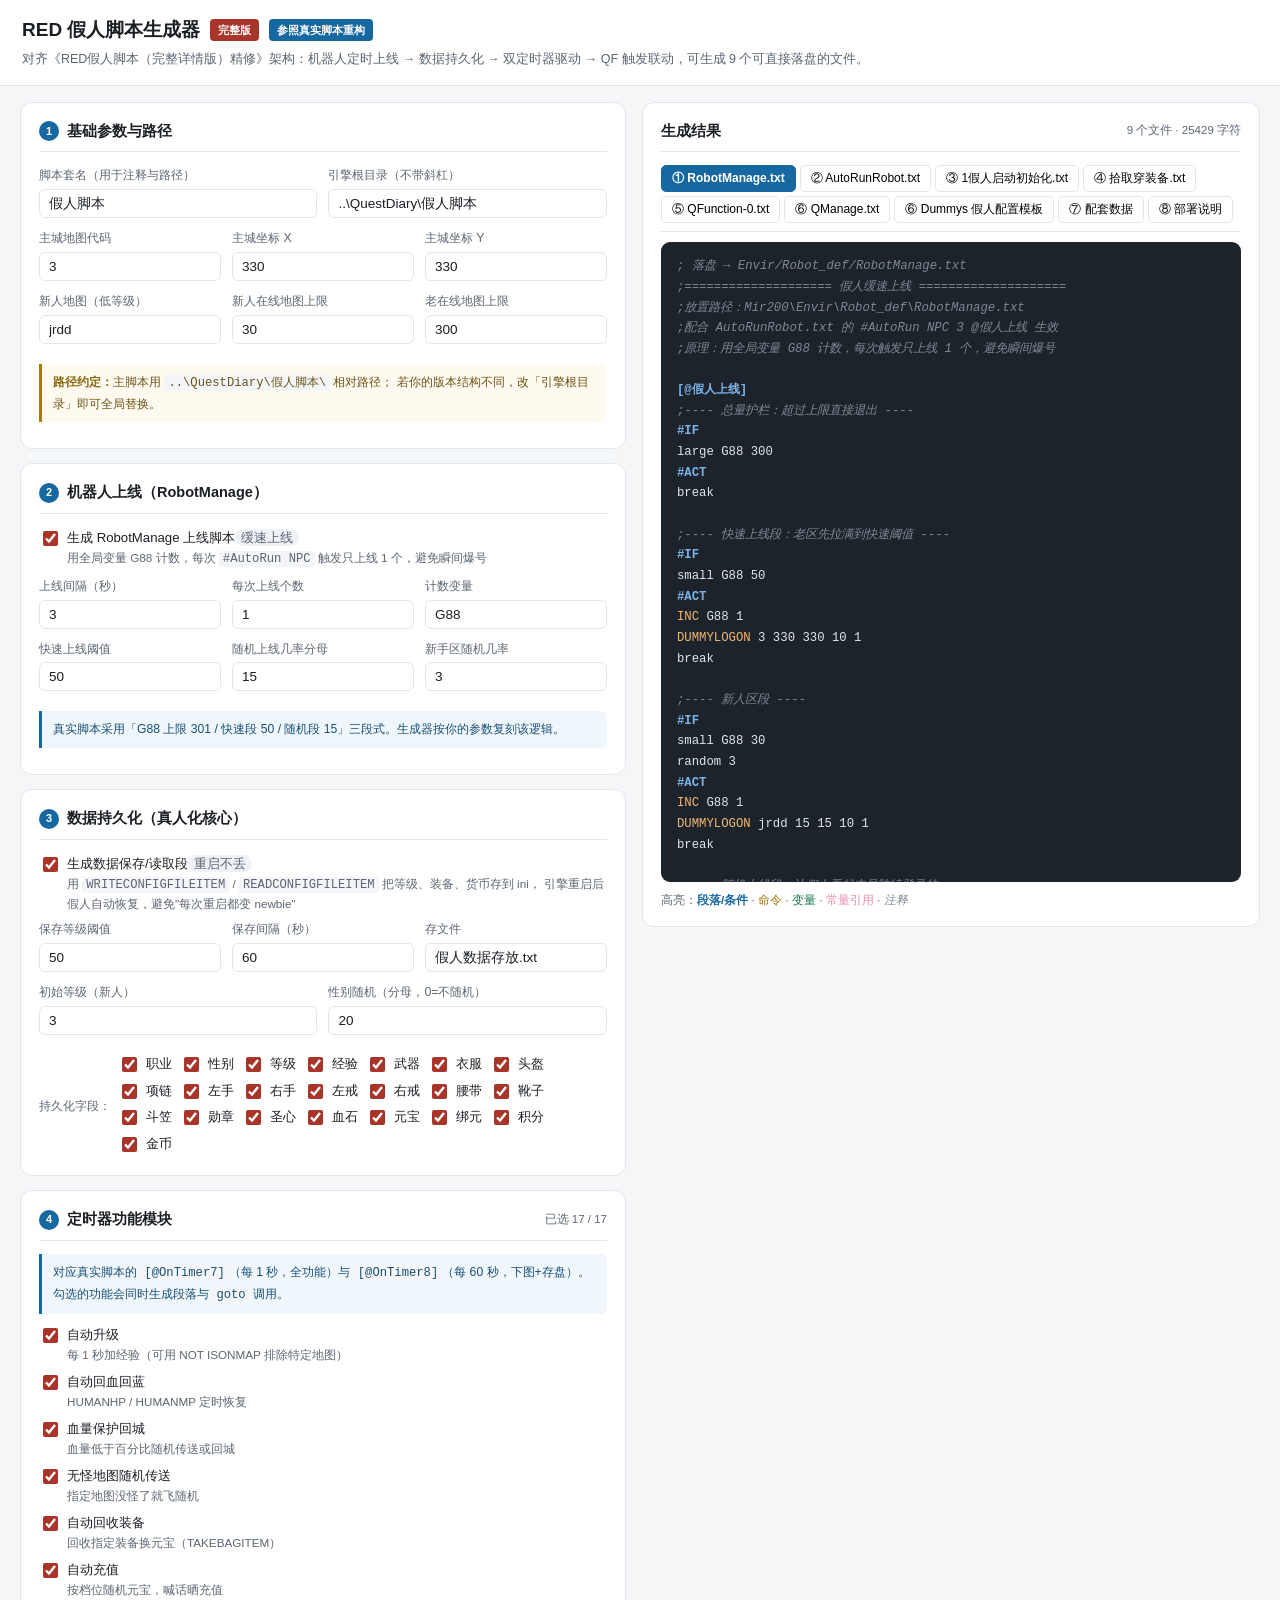
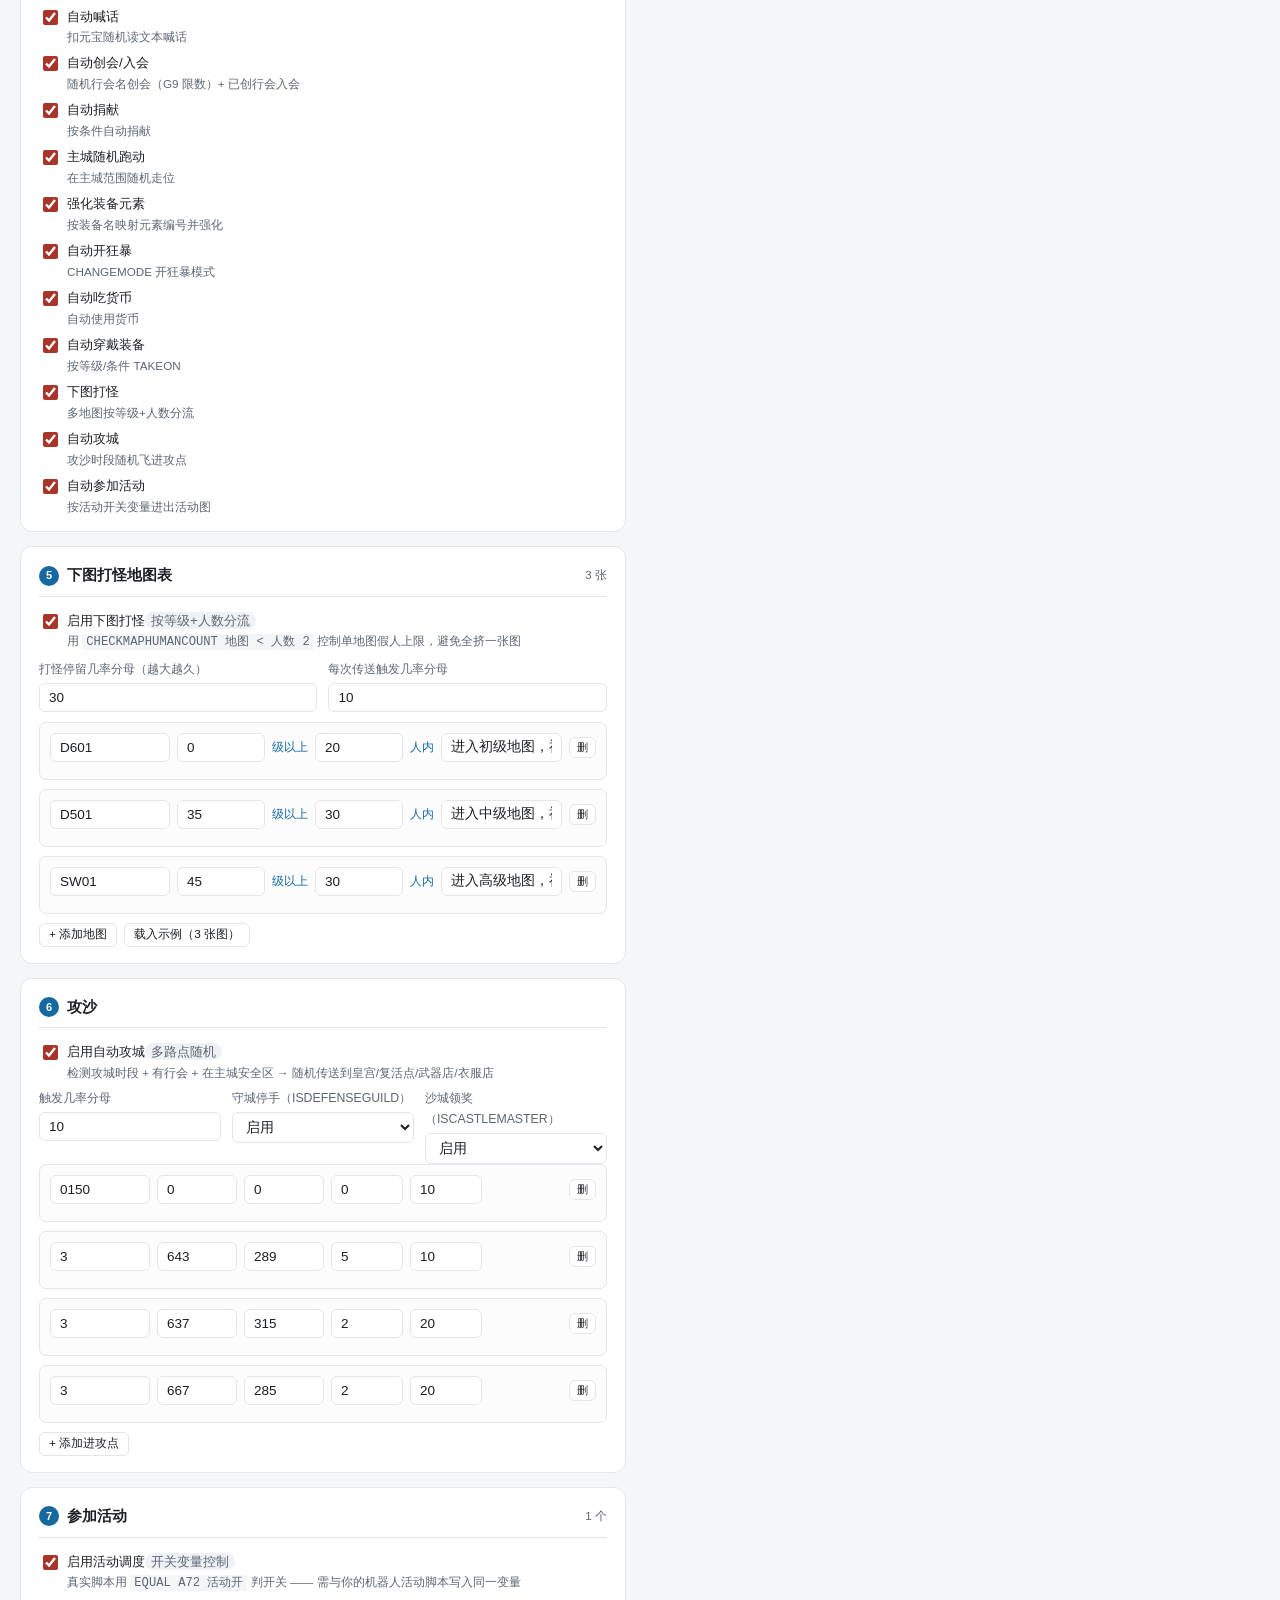
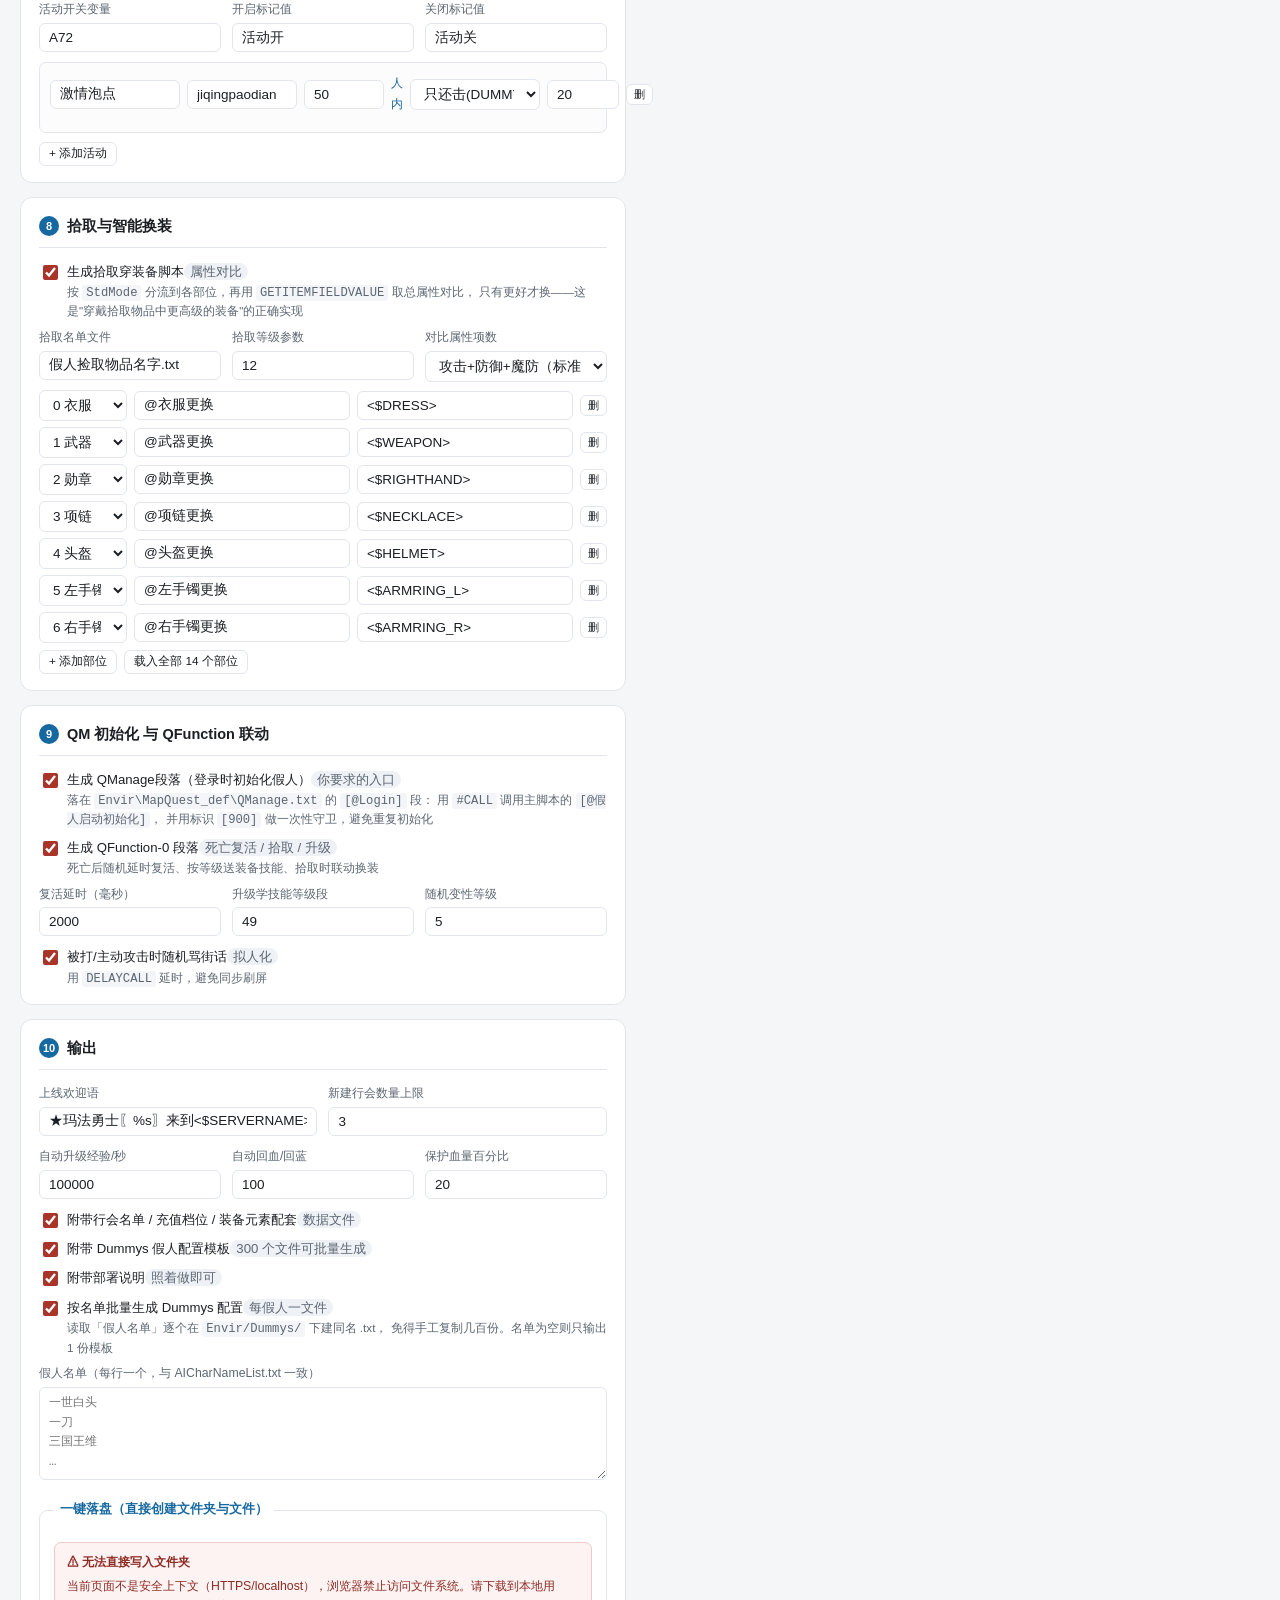
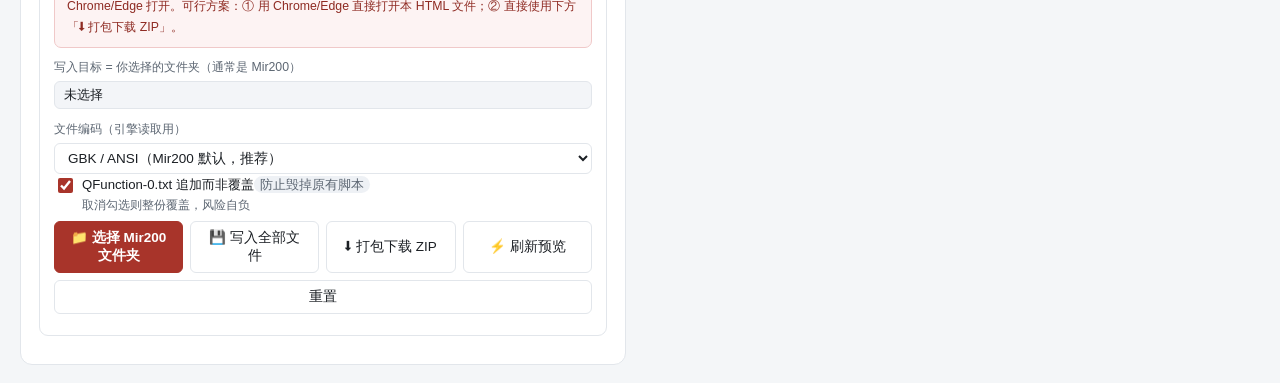
<file: jrmb.html>
<!DOCTYPE html>
<html lang="zh-CN">
<head>
<meta charset="utf-8">
<meta name="viewport" content="width=device-width,initial-scale=1">
<title>RED 假人脚本生成器 · 完整版</title>
<style>
:root{
  --bg:#f4f6f8;--card:#fff;--ink:#1b1f24;--sub:#5c6672;--line:#e2e6eb;
  --acc:#a8342a;--acc2:#1668a0;--ok:#1a7a4c;--warn:#a8790a;--code:#f3f5f8;--code2:#eef1f5;
}
*{box-sizing:border-box}
body{margin:0;background:var(--bg);color:var(--ink);
  font:14.5px/1.7 "Microsoft YaHei","PingFang SC",-apple-system,sans-serif}
header{background:#fff;border-bottom:1px solid var(--line);padding:14px 22px;position:sticky;top:0;z-index:30}
header h1{margin:0 0 3px;font-size:19px;display:flex;align-items:center;gap:10px;flex-wrap:wrap}
header h1 .tag{font-size:11px;font-weight:600;background:var(--acc);color:#fff;padding:2px 8px;border-radius:4px}
header h1 .tag2{font-size:11px;font-weight:600;background:var(--acc2);color:#fff;padding:2px 8px;border-radius:4px}
header p{margin:0;color:var(--sub);font-size:12.5px}
.wrap{display:grid;grid-template-columns:minmax(0,1fr) minmax(0,1.02fr);gap:16px;
  max-width:1680px;margin:0 auto;padding:16px 20px;align-items:start}
@media(max-width:1100px){.wrap{grid-template-columns:1fr}}
.panel{background:var(--card);border:1px solid var(--line);border-radius:12px;
  padding:16px 18px;margin-bottom:14px}
.panel>h2{margin:0 0 13px;font-size:14.5px;padding-bottom:8px;border-bottom:1px solid var(--line);
  display:flex;align-items:center;gap:8px}
.panel>h2 .n{background:var(--acc2);color:#fff;width:20px;height:20px;border-radius:50%;
  display:grid;place-items:center;font-size:11px;font-weight:700;flex:none}
.panel>h2 .cnt{margin-left:auto;font-size:11.5px;font-weight:400;color:var(--sub)}
fieldset{border:1px solid var(--line);border-radius:9px;padding:12px 14px;margin:0 0 12px}
legend{font-size:12.5px;font-weight:700;color:var(--acc2);padding:0 6px}
label{display:block;margin-bottom:10px}
label:last-child{margin-bottom:0}
label .lb{display:block;font-size:12.3px;color:var(--sub);margin-bottom:3px}
label .lb b{color:var(--acc)}
input[type=text],input[type=number],select,textarea{
  width:100%;padding:6px 9px;border:1px solid var(--line);border-radius:6px;
  font-size:13.5px;font-family:inherit;background:#fff;color:var(--ink)}
textarea{font-family:Consolas,monospace;font-size:12.3px;line-height:1.6;resize:vertical}
input:focus,select:focus,textarea:focus{outline:2px solid var(--acc2);outline-offset:-1px;border-color:var(--acc2)}
.g2{display:grid;grid-template-columns:1fr 1fr;gap:0 11px}
.g3{display:grid;grid-template-columns:1fr 1fr 1fr;gap:0 11px}
.g4{display:grid;grid-template-columns:repeat(4,1fr);gap:0 11px}
@media(max-width:660px){.g2,.g3,.g4{grid-template-columns:1fr}}
.row{display:flex;align-items:center;gap:7px;flex-wrap:wrap}
.chk{display:flex;align-items:flex-start;gap:6px;margin-bottom:7px;cursor:pointer}
.chk input{margin-top:4px;flex:none;width:15px;height:15px;accent-color:var(--acc)}
.chk span{font-size:13.2px}
.chk small{display:block;color:var(--sub);font-size:11.7px;line-height:1.5}
.btn{border:1px solid var(--line);background:#fff;color:var(--ink);padding:7px 14px;
  border-radius:6px;font-size:13.5px;cursor:pointer;font-family:inherit}
.btn:hover{border-color:var(--acc2);color:var(--acc2)}
.btn.pri{background:var(--acc);border-color:var(--acc);color:#fff;font-weight:600}
.btn.pri:hover{background:#8e2a22;color:#fff}
.btn.sm{padding:3px 9px;font-size:11.8px}
.btn.xs{padding:2px 7px;font-size:11px}
#out{background:#1d232b;color:#dde5ed;border-radius:9px;padding:14px 16px;
  font:12.3px/1.68 Consolas,"Courier New",monospace;white-space:pre-wrap;word-break:break-all;
  height:calc(100vh - 260px);min-height:420px;overflow:auto;margin:0}
#out .c{color:#7cb3e8;font-weight:600}#out .k{color:#f0b775}#out .s{color:#9ad48a}
#out .v{color:#e78fb3}#out .m{color:#7f8792;font-style:italic}#out .d{color:#5d6773}
.tabs{display:flex;gap:4px;flex-wrap:wrap;margin-bottom:10px;border-bottom:1px solid var(--line);padding-bottom:8px}
.tabs button{border:1px solid var(--line);background:#fff;padding:4px 10px;border-radius:5px;
  font-size:12px;cursor:pointer;font-family:inherit}
.tabs button.on{background:var(--acc2);border-color:var(--acc2);color:#fff;font-weight:600}
.sticky{position:sticky;top:88px}
.hint{background:#fffaf0;border-left:3px solid var(--warn);padding:8px 11px;
  border-radius:0 6px 6px 0;font-size:12.2px;color:#6b5416;margin:10px 0}
.hint b{color:#8a6a10}
.note{background:#f0f7fc;border-left:3px solid var(--acc2);padding:8px 11px;
  border-radius:0 6px 6px 0;font-size:12.2px;color:#1a4f75;margin:10px 0}
.legend{font-size:11.8px;color:var(--sub);margin:8px 0 0;line-height:1.7}
code{background:var(--code);padding:1px 4px;border-radius:3px;font-family:Consolas,monospace;font-size:12.2px}
.lst{border:1px solid var(--line);border-radius:7px;padding:10px;background:#fcfcfd;margin-bottom:9px}
.lst .hd{display:flex;align-items:center;gap:7px;margin-bottom:7px;font-size:12.3px;font-weight:700;color:var(--acc2)}
.lst .hd .del{margin-left:auto}
.eqrow{display:grid;grid-template-columns:88px 1fr 1fr auto;gap:7px;align-items:center;margin-bottom:6px}
@media(max-width:660px){.eqrow{grid-template-columns:1fr}}
.bar{display:flex;gap:7px;margin-bottom:12px;flex-wrap:wrap}
.bar button{flex:1;min-width:104px}
.badge{font-size:10.5px;padding:1px 6px;border-radius:9px;background:var(--code2);color:var(--sub);font-weight:400}
.warnbox{background:#fdf3f3;border:1px solid #f0c9c9;border-radius:7px;padding:9px 12px;
  font-size:12.3px;color:#8e2a22;margin:9px 0}
.warnbox b{display:block;margin-bottom:3px}
</style>
</head>
<body>
<header>
  <h1>RED 假人脚本生成器<span class="tag">完整版</span><span class="tag2">参照真实脚本重构</span></h1>
  <p>对齐《RED假人脚本（完整详情版）精修》架构：机器人定时上线 → 数据持久化 → 双定时器驱动 → QF 触发联动，可生成 9 个可直接落盘的文件。</p>
</header>

<div class="wrap">
<div>
  <!-- ========== 1 基础参数 ========== -->
  <div class="panel">
    <h2><span class="n">1</span>基础参数与路径</h2>
    <div class="g2">
      <label><span class="lb">脚本套名（用于注释与路径）</span><input type="text" id="packName" value="假人脚本"></label>
      <label><span class="lb">引擎根目录（不带斜杠）</span><input type="text" id="m2root" value="..\QuestDiary\假人脚本"></label>
    </div>
    <div class="g3">
      <label><span class="lb">主城地图代码</span><input type="text" id="homeMap" value="3"></label>
      <label><span class="lb">主城坐标 X</span><input type="number" id="homeX" value="330"></label>
      <label><span class="lb">主城坐标 Y</span><input type="number" id="homeY" value="330"></label>
      <label><span class="lb">新人地图（低等级）</span><input type="text" id="newbieMap" value="jrdd"></label>
      <label><span class="lb">新人在线地图上限</span><input type="number" id="maxNewbie" value="30"></label>
      <label><span class="lb">老在线地图上限</span><input type="number" id="maxOld" value="300"></label>
    </div>
    <div class="hint"><b>路径约定：</b>主脚本用 <code>..\QuestDiary\假人脚本\</code> 相对路径；
    若你的版本结构不同，改「引擎根目录」即可全局替换。</div>
  </div>

  <!-- ========== 2 机器人上线 ========== -->
  <div class="panel">
    <h2><span class="n">2</span>机器人上线（RobotManage）</h2>
    <label class="chk"><input type="checkbox" id="rbEnabled" checked>
      <span>生成 RobotManage 上线脚本<span class="badge">缓速上线</span>
      <small>用全局变量 G88 计数，每次 <code>#AutoRun NPC</code> 触发只上线 1 个，避免瞬间爆号</small></span></label>
    <div class="g3">
      <label><span class="lb">上线间隔（秒）</span><input type="number" id="rbSec" value="3" min="1"></label>
      <label><span class="lb">每次上线个数</span><input type="number" id="rbPer" value="1" min="1"></label>
      <label><span class="lb">计数变量</span><input type="text" id="rbVar" value="G88"></label>
      <label><span class="lb">快速上线阈值</span><input type="number" id="rbFast" value="50"></label>
      <label><span class="lb">随机上线几率分母</span><input type="number" id="rbRandom" value="15"></label>
      <label><span class="lb">新手区随机几率</span><input type="number" id="rbNewbieR" value="3"></label>
    </div>
    <div class="note">真实脚本采用「G88 上限 301 / 快速段 50 / 随机段 15」三段式。生成器按你的参数复刻该逻辑。</div>
  </div>

  <!-- ========== 3 数据持久化 ========== -->
  <div class="panel">
    <h2><span class="n">3</span>数据持久化（真人化核心）</h2>
    <label class="chk"><input type="checkbox" id="dataEnabled" checked>
      <span>生成数据保存/读取段<span class="badge">重启不丢</span>
      <small>用 <code>WRITECONFIGFILEITEM</code> / <code>READCONFIGFILEITEM</code> 把等级、装备、货币存到 ini，
      引擎重启后假人自动恢复，避免"每次重启都变 newbie"</small></span></label>
    <div class="g3">
      <label><span class="lb">保存等级阈值</span><input type="number" id="dataLevel" value="50"></label>
      <label><span class="lb">保存间隔（秒）</span><input type="number" id="dataTimer" value="60"></label>
      <label><span class="lb">存文件</span><input type="text" id="dataFile" value="假人数据存放.txt"></label>
    </div>
    <div class="g2">
      <label><span class="lb">初始等级（新人）</span><input type="number" id="initLevel" value="3"></label>
      <label><span class="lb">性别随机（分母，0=不随机）</span><input type="number" id="initGender" value="20"></label>
    </div>
    <div class="row" style="margin-top:8px">
      <span style="font-size:12.3px;color:var(--sub)">持久化字段：</span>
      <div id="dataFields" style="flex:1"></div>
    </div>
  </div>

  <!-- ========== 4 定时器功能 ========== -->
  <div class="panel">
    <h2><span class="n">4</span>定时器功能模块<span class="cnt" id="modCount"></span></h2>
    <div class="note">对应真实脚本的 <code>[@OnTimer7]</code>（每 1 秒，全功能）与 <code>[@OnTimer8]</code>（每 60 秒，下图+存盘）。勾选的功能会同时生成段落与 <code>goto</code> 调用。</div>
    <div id="modList"></div>
  </div>

  <!-- ========== 5 下图打怪 ========== -->
  <div class="panel">
    <h2><span class="n">5</span>下图打怪地图表<span class="cnt" id="mapCount"></span></h2>
    <label class="chk"><input type="checkbox" id="fightEnabled" checked>
      <span>启用下图打怪<span class="badge">按等级+人数分流</span>
      <small>用 <code>CHECKMAPHUMANCOUNT 地图 &lt; 人数 2</code> 控制单地图假人上限，避免全挤一张图</small></span></label>
    <div class="g2">
      <label><span class="lb">打怪停留几率分母（越大越久）</span><input type="number" id="fightStay" value="30"></label>
      <label><span class="lb">每次传送触发几率分母</span><input type="number" id="fightRnd" value="10"></label>
    </div>
    <div id="mapList"></div>
    <div class="row" style="margin-top:7px">
      <button type="button" class="btn sm" id="addMap">+ 添加地图</button>
      <button type="button" class="btn sm" id="presetMap">载入示例（3 张图）</button>
    </div>
  </div>

  <!-- ========== 6 攻沙 ========== -->
  <div class="panel">
    <h2><span class="n">6</span>攻沙</h2>
    <label class="chk"><input type="checkbox" id="siegeEnabled" checked>
      <span>启用自动攻城<span class="badge">多路点随机</span>
      <small>检测攻城时段 + 有行会 + 在主城安全区 → 随机传送到皇宫/复活点/武器店/衣服店</small></span></label>
    <div class="g3">
      <label><span class="lb">触发几率分母</span><input type="number" id="siegeRnd" value="10"></label>
      <label><span class="lb">守城停手（ISDEFENSEGUILD）</span><select id="siegeDefend"><option value="1">启用</option><option value="0">不启用</option></select></label>
      <label><span class="lb">沙城领奖（ISCASTLEMASTER）</span><select id="siegeReward"><option value="1">启用</option><option value="0">不启用</option></select></label>
    </div>
    <div id="siegeList"></div>
    <div class="row" style="margin-top:7px"><button type="button" class="btn sm" id="addSiege">+ 添加进攻点</button></div>
  </div>

  <!-- ========== 7 活动 ========== -->
  <div class="panel">
    <h2><span class="n">7</span>参加活动<span class="cnt" id="actCount"></span></h2>
    <label class="chk"><input type="checkbox" id="actEnabled" checked>
      <span>启用活动调度<span class="badge">开关变量控制</span>
      <small>真实脚本用 <code>EQUAL A72 活动开</code> 判开关 —— 需与你的机器人活动脚本写入同一变量</small></span></label>
    <div class="g3">
      <label><span class="lb">活动开关变量</span><input type="text" id="actVar" value="A72"></label>
      <label><span class="lb">开启标记值</span><input type="text" id="actOn" value="活动开"></label>
      <label><span class="lb">关闭标记值</span><input type="text" id="actOff" value="活动关"></label>
    </div>
    <div id="actList"></div>
    <div class="row" style="margin-top:7px"><button type="button" class="btn sm" id="addAct">+ 添加活动</button></div>
  </div>

  <!-- ========== 8 拾取换装 ========== -->
  <div class="panel">
    <h2><span class="n">8</span>拾取与智能换装</h2>
    <label class="chk"><input type="checkbox" id="pickEnabled" checked>
      <span>生成拾取穿装备脚本<span class="badge">属性对比</span>
      <small>按 <code>StdMode</code> 分流到各部位，再用 <code>GETITEMFIELDVALUE</code> 取总属性对比，
      只有更好才换——这是"穿戴拾取物品中更高级的装备"的正确实现</small></span></label>
    <div class="g3">
      <label><span class="lb">拾取名单文件</span><input type="text" id="pickFile" value="假人捡取物品名字.txt"></label>
      <label><span class="lb">拾取等级参数</span><input type="number" id="pickLv" value="12"></label>
      <label><span class="lb">对比属性项数</span><select id="pickAttr"><option value="3">攻击+防御+魔防（标准）</option><option value="2">防御+魔防（复古）</option></select></label>
    </div>
    <div id="slotList"></div>
    <div class="row" style="margin-top:7px">
      <button type="button" class="btn sm" id="addSlot">+ 添加部位</button>
      <button type="button" class="btn sm" id="presetSlot">载入全部 14 个部位</button>
    </div>
  </div>

  <!-- ========== 9 QF 联动 ========== -->
  <div class="panel">
    <h2><span class="n">9</span>QM 初始化 与 QFunction 联动</h2>
    <label class="chk"><input type="checkbox" id="qmEnabled" checked>
      <span>生成 QManage段落（登录时初始化假人）<span class="badge">你要求的入口</span>
      <small>落在 <code>Envir\MapQuest_def\QManage.txt</code> 的 <code>[@Login]</code> 段：
      用 <code>#CALL</code> 调用主脚本的 <code>[@假人启动初始化]</code>，
      并用标识 <code>[900]</code> 做一次性守卫，避免重复初始化</small></span></label>
    <label class="chk"><input type="checkbox" id="qfEnabled" checked>
      <span>生成 QFunction-0 段落<span class="badge">死亡复活 / 拾取 / 升级</span>
      <small>死亡后随机延时复活、按等级送装备技能、拾取时联动换装</small></span></label>
    <div class="g3">
      <label><span class="lb">复活延时（毫秒）</span><input type="number" id="qfRevive" value="2000"></label>
      <label><span class="lb">升级学技能等级段</span><input type="number" id="qfSkillLv" value="49"></label>
      <label><span class="lb">随机变性等级</span><input type="number" id="qfGenderLv" value="5"></label>
    </div>
    <label class="chk"><input type="checkbox" id="qfTaunt" checked>
      <span>被打/主动攻击时随机骂街话<span class="badge">拟人化</span>
      <small>用 <code>DELAYCALL</code> 延时，避免同步刷屏</small></span></label>
  </div>

  <!-- ========== 10 输出 ========== -->
  <div class="panel">
    <h2><span class="n">10</span>输出</h2>
    <div class="g2">
      <label><span class="lb">上线欢迎语</span><input type="text" id="msgWelcome" value="★玛法勇士〖%s〗来到&lt;$SERVERNAME&gt;，祝您游戏愉快！"></label>
      <label><span class="lb">新建行会数量上限</span><input type="number" id="guildMax" value="3"></label>
    </div>
    <div class="g3">
      <label><span class="lb">自动升级经验/秒</span><input type="number" id="autoExp" value="100000"></label>
      <label><span class="lb">自动回血/回蓝</span><input type="number" id="autoHp" value="100"></label>
      <label><span class="lb">保护血量百分比</span><input type="number" id="protectPct" value="20"></label>
    </div>
    <label class="chk"><input type="checkbox" id="outGuild" checked>
      <span>附带行会名单 / 充值档位 / 装备元素配套<span class="badge">数据文件</span></span></label>
    <label class="chk"><input type="checkbox" id="outDummyCfg" checked>
      <span>附带 Dummys 假人配置模板<span class="badge">300 个文件可批量生成</span></span></label>
    <label class="chk"><input type="checkbox" id="outReadme" checked>
      <span>附带部署说明<span class="badge">照着做即可</span></span></label>
    <label class="chk"><input type="checkbox" id="batchDummy" checked>
      <span>按名单批量生成 Dummys 配置<span class="badge">每假人一文件</span>
      <small>读取「假人名单」逐个在 <code>Envir/Dummys/</code> 下建同名 .txt，
      免得手工复制几百份。名单为空则只输出 1 份模板</small></span></label>
    <label><span class="lb">假人名单（每行一个，与 AICharNameList.txt 一致）</span>
      <textarea id="dummyNames" rows="4" placeholder="一世白头&#10;一刀&#10;三国王维&#10;…"></textarea></label>

    <fieldset style="margin-top:12px">
      <legend>一键落盘（直接创建文件夹与文件）</legend>
      <div class="warnbox" id="fsWarn">
        <b>当前浏览器不支持直接写入本地文件夹</b>
        请用 <b>Chrome / Edge</b> 打开本页面；或改用下方「打包下载 ZIP」。
      </div>
      <div class="grid2">
        <label><span class="lb">写入目标 = 你选择的文件夹（通常是 Mir200）</span>
          <input type="text" id="fsRoot" value="未选择" readonly
            style="background:var(--code);font-size:12.5px"></label>
        <label><span class="lb">文件编码（引擎读取用）</span>
          <select id="encSel">
            <option value="gbk">GBK / ANSI（Mir200 默认，推荐）</option>
            <option value="utf8">UTF-8（部分版本支持）</option>
            <option value="utf8bom">UTF-8 with BOM</option>
          </select></label>
      </div>
      <label class="chk"><input type="checkbox" id="fsAppendQF" checked>
        <span>QFunction-0.txt 追加而非覆盖<span class="badge">防止毁掉原有脚本</span>
        <small>取消勾选则整份覆盖，风险自负</small></span></label>
      <div class="bar" style="margin-bottom:0">
        <button class="btn pri" id="fsPick">📁 选择 Mir200 文件夹</button>
        <button class="btn" id="fsWrite" disabled>💾 写入全部文件</button>
        <button class="btn" id="dlZip">⬇ 打包下载 ZIP</button>
        <button class="btn" id="genBtn">⚡ 刷新预览</button>
        <button class="btn" id="resetBtn">重置</button>
      </div>
      <div id="fsLog" style="margin-top:9px"></div>
    </fieldset>
  </div>
</div>

<!-- ============ 输出 ============ -->
<div class="sticky">
  <div class="panel">
    <h2>生成结果<span class="cnt" id="outInfo"></span></h2>
    <div class="tabs" id="tabs"></div>
    <pre id="out">点击「⚡ 生成全部文件」开始…</pre>
    <p class="legend">
      高亮：<span style="color:#1668a0;font-weight:600">段落/条件</span> ·
      <span style="color:#a8790a">命令</span> ·
      <span style="color:#1a7a4c">变量</span> ·
      <span style="color:#e78fb3">常量引用</span> ·
      <span style="color:#7f8792;font-style:italic">注释</span>
    </p>
  </div>
</div>
</div>

<script>
/* ==========================================================================
   参照《RED假人脚本（完整详情版）精修》重构
   关键机制：RobotManage 缓速上线 / WRITECONFIGFILEITEM 数据持久化
             SETSCTIMER 7(1s) + 8(60s) 双定时器驱动 / QFunction 联动
   ========================================================================== */

/* ---------- 常量表（取自 CHM 装备位置 + 真实脚本 StdMode） ---------- */
/* 装备位置表：pos = 引擎装备位置编号，name = 部位名，
   var = 该部位对应的身上装备变量，sm = 该部位的 StdMode（拾取分流用）
   —— 三者由pos 唯一决定，改位置即自动带出标签名与变量 */
const SLOTS=[
  {pos:0, name:'衣服',  var:'<$DRESS>',      sm:'10,11'},
  {pos:1, name:'武器',  var:'<$WEAPON>',     sm:'5,6'},
  {pos:2, name:'勋章',  var:'<$RIGHTHAND>',  sm:'30'},
  {pos:3, name:'项链',  var:'<$NECKLACE>',   sm:'19,20,21'},
  {pos:4, name:'头盔',  var:'<$HELMET>',     sm:'15'},
  {pos:5, name:'左手镯',var:'<$ARMRING_L>',  sm:'24,26'},
  {pos:6, name:'右手镯',var:'<$ARMRING_R>',  sm:'24,26'},
  {pos:7, name:'左戒指',var:'<$RING_L>',     sm:'22,23'},
  {pos:8, name:'右戒指',var:'<$RING_R>',     sm:'22,23'},
  {pos:9, name:'毒符',  var:'<$BUJUK>',      sm:'25'},
  {pos:10,name:'腰带',  var:'<$BELT>',       sm:'27'},
  {pos:11,name:'靴子',  var:'<$BOOTS>',      sm:'28'},
  {pos:12,name:'宝石',  var:'<$CHARM>',      sm:'7'},
  {pos:13,name:'斗笠',  var:'<$HELMETEX>',   sm:'16'},
];
const slotOf=pos=>SLOTS.find(s=>s.pos===Number(pos))||null;
/* 由位置生成默认标签名与变量 */
function slotDefaults(pos){
  const s=slotOf(pos);
  return{ name:s?('@'+s.name+'更换'):('@部位'+pos+'更换'),
          var:s?s.var:'<$DRESS>' };
}

/* ---------- 可勾选的定时器功能模块 ---------- */
const MODULES=[
  {id:'mLevel',  label:'自动升级',       desc:'每 1 秒加经验（可用 NOT ISONMAP 排除特定地图）'},
  {id:'mHp',     label:'自动回血回蓝',   desc:'HUMANHP / HUMANMP 定时恢复'},
  {id:'mProtect',label:'血量保护回城',   desc:'血量低于百分比随机传送或回城'},
  {id:'mRandom', label:'无怪地图随机传送', desc:'指定地图没怪了就飞随机'},
  {id:'mRecycle',label:'自动回收装备',   desc:'回收指定装备换元宝（TAKEBAGITEM）'},
  {id:'mPay',    label:'自动充值',       desc:'按档位随机元宝，喊话晒充值'},
  {id:'mShout',  label:'自动喊话',       desc:'扣元宝随机读文本喊话'},
  {id:'mGuild',  label:'自动创会/入会',  desc:'随机行会名创会（G9 限数）+ 已创行会入会'},
  {id:'mDonate', label:'自动捐献',       desc:'按条件自动捐献'},
  {id:'mRun',    label:'主城随机跑动',   desc:'在主城范围随机走位'},
  {id:'mStrength',label:'强化装备元素',  desc:'按装备名映射元素编号并强化'},
  {id:'mRage',   label:'自动开狂暴',     desc:'CHANGEMODE 开狂暴模式'},
  {id:'mCurrency',label:'自动吃货币',    desc:'自动使用货币'},
  {id:'mAutoEq', label:'自动穿戴装备',   desc:'按等级/条件 TAKEON'},
  {id:'mFight',  label:'下图打怪',       desc:'多地图按等级+人数分流'},
  {id:'mSiege',  label:'自动攻城',       desc:'攻沙时段随机飞进攻点'},
  {id:'mAct',    label:'自动参加活动',   desc:'按活动开关变量进出活动图'},
];

/* ---------- 持久化字段 ---------- */
const DFIELDS=[
  {k:'职业',v:'<$JOB>'},{k:'性别',v:'<$GENDER>'},{k:'等级',v:'<$LEVEL>'},{k:'经验',v:'<$EXP>'},
  {k:'武器',v:'<$WEAPON>'},{k:'衣服',v:'<$DRESS>'},{k:'头盔',v:'<$HELMET>'},{k:'项链',v:'<$NECKLACE>'},
  {k:'左手',v:'<$ARMRING_L>'},{k:'右手',v:'<$ARMRING_R>'},{k:'左戒',v:'<$RING_L>'},{k:'右戒',v:'<$RING_R>'},
  {k:'腰带',v:'<$BELT>'},{k:'靴子',v:'<$BOOTS>'},{k:'斗笠',v:'<$HELMETEX>'},{k:'勋章',v:'<$RIGHTHAND>'},
  {k:'圣心',v:'<$BUJUK>'},{k:'血石',v:'<$CHARM>'},{k:'元宝',v:'<$GAMEGOLD>'},
  {k:'绑元',v:'<$GAMEGIRD>'},{k:'积分',v:'<$GAMEDIAMOND>'},{k:'金币',v:'<$GOLDCOUNT>'},
];

/* ---------- 状态 ---------- */
const state={ maps:[], siege:[], acts:[], slots:[], df:DFIELDS.map(x=>({...x})), mods:{} };
MODULES.forEach(m=>state.mods[m.id]=true);

const $=id=>document.getElementById(id);
const val=id=>{const e=$(id);return e?String(e.value).trim():''};
const num=id=>{const v=parseInt(val(id),10);return isNaN(v)?0:v};
const chk=id=>{const e=$(id);return e?e.checked:false};

/* ---------- 动态列表渲染 ---------- */
function renderMods(){
  const w=$('modList');
  w.innerHTML=MODULES.map(m=>`<label class="chk"><input type="checkbox" data-mod="${m.id}" ${state.mods[m.id]?'checked':''}>
    <span>${m.label}<small>${m.desc}</small></span></label>`).join('');
  w.querySelectorAll('[data-mod]').forEach(c=>c.onchange=()=>{state.mods[c.dataset.mod]=c.checked;});
  $('modCount').textContent='已选 '+MODULES.filter(m=>state.mods[m.id]).length+' / '+MODULES.length;
}
function renderMaps(){
  const w=$('mapList');
  if(!state.maps.length){w.innerHTML='<p class="legend">暂无地图。</p>';$('mapCount').textContent='';return}
  w.innerHTML=state.maps.map((m,i)=>`<div class="lst"><div class="hd">
      <input type="text" data-m-map="${i}" value="${m.map}" style="width:120px" placeholder="地图代码">
      <input type="number" data-m-min="${i}" value="${m.min}" style="width:88px" title="最低等级">
      <span style="font-weight:400">级以上</span>
      <input type="number" data-m-max="${i}" value="${m.max}" style="width:88px" title="地图人数上限">
      <span style="font-weight:400">人内</span>
      <input type="text" data-m-tip="${i}" value="${m.tip}" placeholder="提示语" style="flex:1;min-width:90px">
      <button type="button" class="btn xs del" data-m-del="${i}">删</button></div></div>`).join('');
  const upd=(i,k,v)=>state.maps[i][k]=v;
  w.querySelectorAll('[data-m-map]').forEach(e=>e.oninput=()=>upd(+e.dataset.mMap,'map',e.value));
  w.querySelectorAll('[data-m-min]').forEach(e=>e.oninput=()=>upd(+e.dataset.mMin,'min',parseInt(e.value,10)||0));
  w.querySelectorAll('[data-m-max]').forEach(e=>e.oninput=()=>upd(+e.dataset.mMax,'max',parseInt(e.value,10)||0));
  w.querySelectorAll('[data-m-tip]').forEach(e=>e.oninput=()=>upd(+e.dataset.mTip,'tip',e.value));
  w.querySelectorAll('[data-m-del]').forEach(b=>b.onclick=()=>{state.maps.splice(+b.dataset.mDel,1);renderMaps()});
  $('mapCount').textContent=state.maps.length+' 张';
}
function renderSiege(){
  const w=$('siegeList');
  if(!state.siege.length){w.innerHTML='';return}
  w.innerHTML=state.siege.map((s,i)=>`<div class="lst"><div class="hd">
    <input type="text" data-s-map="${i}" value="${s.map}" style="width:100px" placeholder="地图">
    <input type="number" data-s-x="${i}" value="${s.x}" style="width:80px" placeholder="X">
    <input type="number" data-s-y="${i}" value="${s.y}" style="width:80px" placeholder="Y">
    <input type="number" data-s-r="${i}" value="${s.r}" style="width:72px" title="随机范围">
    <input type="number" data-s-p="${i}" value="${s.p}" style="width:72px" title="几率分母">
    <button type="button" class="btn xs del" data-s-del="${i}">删</button></div></div>`).join('');
  const u=(i,k,f)=>w.querySelectorAll(`[data-s-${k}]`).forEach(e=>e.oninput=()=>state.siege[i][f]=f==='map'?e.value:(parseInt(e.value,10)||0));
  state.siege.forEach((_,i)=>{u(i,'map','map');u(i,'x','x');u(i,'y','y');u(i,'r','r');u(i,'p','p')});
  w.querySelectorAll('[data-s-del]').forEach(b=>b.onclick=()=>{state.siege.splice(+b.dataset.sDel,1);renderSiege()});
}
function renderActs(){
  const w=$('actList');
  if(!state.acts.length){w.innerHTML='<p class="legend">暂无活动。</p>';$('actCount').textContent='';return}
  w.innerHTML=state.acts.map((a,i)=>`<div class="lst"><div class="hd">
    <input type="text" data-a-name="${i}" value="${a.name}" style="width:130px" placeholder="活动名">
    <input type="text" data-a-map="${i}" value="${a.map}" style="width:110px" placeholder="活动地图">
    <input type="number" data-a-max="${i}" value="${a.max}" style="width:80px" title="人数上限">
    <span style="font-weight:400">人内</span>
    <select data-a-mode="${i}" style="width:130px">
      ${['只还击(DUMMYSTOP)','主动攻击(DUMMYSTART)','来去自如'].map(m=>`<option${a.mode===m?' selected':''}>${m}</option>`).join('')}
    </select>
    <input type="number" data-a-rnd="${i}" value="${a.rnd}" style="width:72px" title="进场几率">
    <button type="button" class="btn xs del" data-a-del="${i}">删</button></div></div>`).join('');
  w.querySelectorAll('[data-a-name]').forEach(e=>e.oninput=()=>state.acts[+e.dataset.aName].name=e.value);
  w.querySelectorAll('[data-a-map]').forEach(e=>e.oninput=()=>state.acts[+e.dataset.aMap].map=e.value);
  w.querySelectorAll('[data-a-max]').forEach(e=>e.oninput=()=>state.acts[+e.dataset.aMax].max=parseInt(e.value,10)||0);
  w.querySelectorAll('[data-a-mode]').forEach(e=>e.onchange=()=>state.acts[+e.dataset.aMode].mode=e.target.value);
  w.querySelectorAll('[data-a-rnd]').forEach(e=>e.oninput=()=>state.acts[+e.dataset.aRnd].rnd=parseInt(e.value,10)||0);
  w.querySelectorAll('[data-a-del]').forEach(b=>b.onclick=()=>{state.acts.splice(+b.dataset.aDel,1);renderActs()});
  $('actCount').textContent=state.acts.length+' 个';
}
function renderSlots(){
  const w=$('slotList');
  if(!state.slots.length){w.innerHTML='<p class="legend">暂无部位，点「添加部位」自动带入标签名与装备变量。</p>';return}
  const opts=SLOTS.map(s=>`<option value="${s.pos}">${s.pos} ${s.name}</option>`).join('');
  w.innerHTML=state.slots.map((s,i)=>{
    const sm=(slotOf(s.pos)||{sm:''}).sm;
    return `<div class="eqrow" title="StdMode：${sm||'—'}">
    <select data-sl-sel="${i}">${opts.replace(`value="${s.pos}"`,`value="${s.pos}" selected`)}</select>
    <input type="text" data-sl-name="${i}" value="${s.name}" placeholder="标签名">
    <input type="text" data-sl-var="${i}" value="${s.var}" placeholder="装备变量">
    <button type="button" class="btn xs del" data-sl-del="${i}" title="删除该部位">删</button></div>`;
  }).join('');
  // 切换位置 → 自动同步标签名与装备变量（保持三者一致）
  w.querySelectorAll('[data-sl-sel]').forEach(e=>e.onchange=()=>{
    const i=+e.dataset.slSel, pos=parseInt(e.value,10);
    state.slots[i].pos=pos;
    const d=slotDefaults(pos);
    state.slots[i].name=d.name;
    state.slots[i].var=d.var;
    renderSlots();
  });
  w.querySelectorAll('[data-sl-name]').forEach(e=>e.oninput=()=>state.slots[+e.dataset.slName].name=e.value);
  w.querySelectorAll('[data-sl-var]').forEach(e=>e.oninput=()=>state.slots[+e.dataset.slVar].var=e.value);
  w.querySelectorAll('[data-sl-del]').forEach(b=>b.onclick=()=>{state.slots.splice(+b.dataset.slDel,1);renderSlots()});
}
function renderDF(){
  const w=$('dataFields');
  w.innerHTML=state.df.map((f,i)=>`<span class="chk" style="display:inline-flex;margin:0 8px 4px 0;font-size:12px">
    <input type="checkbox" data-df="${i}" ${f.on!==false?'checked':''}><span>${f.k}</span></span>`).join('');
  w.querySelectorAll('[data-df]').forEach(c=>c.onchange=()=>state.df[+c.dataset.df].on=c.checked);
}
function renderAll(){renderMods();renderMaps();renderSiege();renderActs();renderSlots();renderDF()}

/* ---------- 按钮 ---------- */
$('addMap').onclick=()=>{state.maps.push({map:'D001',min:35,max:20,tip:'进入初级地图，祝您收获满满！'});renderMaps()};
$('presetMap').onclick=()=>{state.maps=[
  {map:'D601',min:0,max:20,tip:'进入初级地图，祝您收获满满！'},
  {map:'D501',min:35,max:30,tip:'进入中级地图，祝您收获满满！'},
  {map:'SW01',min:45,max:30,tip:'进入高级地图，祝您收获满满！'}];renderMaps()};
$('addSiege').onclick=()=>{state.siege.push({map:'0150',x:0,y:0,r:0,p:10});renderSiege()};
$('addAct').onclick=()=>{state.acts.push({name:'激情泡点',map:'jiqingpaodian',max:50,mode:'只还击(DUMMYSTOP)',rnd:20});renderActs()};
/* 新增部位：自动选第一个未占用的位置，并带出对应标签名与装备变量 */
$('addSlot').onclick=()=>{
  const used=new Set(state.slots.map(s=>s.pos));
  const free=SLOTS.find(s=>!used.has(s.pos));
  if(!free){ alert('14 个常用部位已全部添加完毕。'); return; }
  state.slots.push({pos:free.pos, name:'@'+free.name+'更换', var:free.var});
  renderSlots();
};
/* 一键补齐全部部位：保留已配置的，自动去重并按位置排序 */
$('presetSlot').onclick=()=>{
  const map=new Map(state.slots.map(s=>[s.pos,s]));
  SLOTS.forEach(s=>{ if(!map.has(s.pos)) map.set(s.pos,{pos:s.pos,name:'@'+s.name+'更换',var:s.var}); });
  state.slots=[...map.values()].sort((a,b)=>a.pos-b.pos);
  renderSlots();
};
$('resetBtn').onclick=()=>{if(confirm('确定重置所有配置？'))location.reload()};

/* ==========================================================================
   生成引擎
   ========================================================================== */
const p=()=>val('m2root');                    // 脚本根目录（相对 Mir200）
const pack=()=>val('packName')||'假人脚本';
const homeMap=()=>val('homeMap');
const homeX=()=>num('homeX'), homeY=()=>num('homeY');
const delay=()=>`DELAYGOTO <$STR(N55)>`;      // 统一随机延时写法

/* ---------- 文件 1：RobotManage 缓速上线 ---------- */
function genRobot(){
  if(!chk('rbEnabled'))return null;
  const V=val('rbVar')||'G88', L=[];
  L.push(`;==================== 假人缓速上线 ====================`);
  L.push(`;放置路径：Mir200\\Envir\\Robot_def\\RobotManage.txt`);
  L.push(`;配合 AutoRunRobot.txt 的 #AutoRun NPC ${num('rbSec')} @假人上线 生效`);
  L.push(`;原理：用全局变量 ${V} 计数，每次触发只上线 ${num('rbPer')} 个，避免瞬间爆号`);
  L.push(``);
  L.push(`[@假人上线]`);
  L.push(`;---- 总量护栏：超过上限直接退出 ----`);
  L.push(`#IF`);
  L.push(`large ${V} ${num('maxOld')}`);
  L.push(`#ACT`);
  L.push(`break`);
  L.push(``);
  L.push(`;---- 快速上线段：老区先拉满到快速阈值 ----`);
  L.push(`#IF`);
  L.push(`small ${V} ${num('rbFast')}`);
  L.push(`#ACT`);
  L.push(`INC ${V} 1`);
  L.push(`DUMMYLOGON ${homeMap()} ${homeX()} ${homeY()} 10 ${num('rbPer')}`);
  L.push(`break`);
  L.push(``);
  L.push(`;---- 新人区段 ----`);
  L.push(`#IF`);
  L.push(`small ${V} ${num('maxNewbie')}`);
  L.push(`random ${num('rbNewbieR')}`);
  L.push(`#ACT`);
  L.push(`INC ${V} 1`);
  L.push(`DUMMYLOGON ${val('newbieMap')} 15 15 10 ${num('rbPer')}`);
  L.push(`break`);
  L.push(``);
  L.push(`;---- 随机上线段：让假人看起来是陆续登录的 ----`);
  L.push(`#IF`);
  L.push(`random ${num('rbRandom')}`);
  L.push(`#ACT`);
  L.push(`INC ${V} 1`);
  L.push(`DUMMYLOGON ${val('newbieMap')} 15 15 10 ${num('rbPer')}`);
  L.push(`break`);
  return {name:'① RobotManage.txt（缓速上线）', path:'Envir/Robot_def/RobotManage.txt', text:L.join('\n')};
}

/* ---------- 文件 2：AutoRunRobot 触发器 ---------- */
function genAutoRun(){
  if(!chk('rbEnabled'))return null;
  return {name:'② AutoRunRobot.txt（定时触发）', path:'Envir/Robot_def/AutoRunRobot.txt',
    text:`#AutoRun NPC ${num('rbSec')} @假人上线\n; 上线间隔 ${num('rbSec')} 秒，着急上人改为 1\n; 上限由 RobotManage 中的 ${val('rbVar')||'G88'} 控制`};
}

/* ---------- 文件 3：主脚本 1假人启动初始化.txt ---------- */
function genMain(){
  const L=[]; const mod=id=>state.mods[id];
  const timer7=[], timer8=[];   // 两个定时器各要调用的段落

  L.push(`;====================================================`);
  L.push(`;  ${pack()} · 主脚本`);
  L.push(`;  落盘：Mir200\\Envir\\QuestDiary\\${pack()}\\1假人启动初始化.txt`);
  L.push(`;  进入方式：在 QManage.txt的 [@Login] 段用 #CALL 调用（见⑥ QManage 文件）`);
  L.push(`;====================================================`);
  L.push(``);
  L.push(`[@假人启动初始化]`);
  L.push(`#if`);
  L.push(`ISDUMMY`);
  L.push(`#act`);
  L.push(`;---- 读取历史数据，判断新人和老人 ----`);
  if(mod('mAutoEq')) L.push(`#CALL [\\${pack()}\\拾取穿装备.txt] @配置预处理`);
  if(chk('dataEnabled')){
    L.push(`READCONFIGFILEITEM ${p()}\\${val('dataFile')} <$USERNAME> 等级 S$假人等级`);
    L.push(``);
    L.push(`#if`);
    L.push(`NOT equal <$STR(S$假人等级)>`);
    L.push(`#act`);
    L.push(`goto @新人启动`);
    L.push(`#ELSEACT`);
    L.push(`goto @老人启动`);
  }else{
    L.push(`goto @新人启动`);
  }
  L.push(``);

  /* --- 新人启动 --- */
  L.push(`[@新人启动]`);
  L.push(``, `;---- 随机性别（分母越小概率越高） ----`);
  if(num('initGender')>0){
    L.push(`#IF`); L.push(`random ${num('initGender')}`); L.push(`#ACT`);
    L.push(`CHANGEGENDER 1`); L.push(`break`); L.push(``);
  }
  L.push(`;---- 开启双定时器：7 号每 1 秒跑功能，8 号每 ${num('dataTimer')} 秒下图+存盘 ----`);
  L.push(`#IF`); L.push(`true`); L.push(`#ACT`);
  L.push(`SETSCTIMER 7 1`);
  L.push(`SETSCTIMER 8 ${num('dataTimer')}`);
  L.push(``, `;---- 随机延时上线，避免所有假人同秒出现 ----`);
  L.push(`MOVR M81 2 20`);
  L.push(`MUL M81 1000`);
  L.push(`DELAYGOTO <$STR(M81)> @假人上线`);
  L.push(`break`);
  L.push(``);

  /* --- 存放数据 --- */
  if(chk('dataEnabled')){
    L.push(`[@存放数据]`);
    L.push(`;把假人当前状态写回 ini，引擎重启后可恢复`);
    L.push(`#IF`); L.push(`true`); L.push(`#ACT`);
    state.df.filter(f=>f.on!==false).forEach(f=>{
      L.push(`WRITECONFIGFILEITEM ${p()}\\${val('dataFile')} <$USERNAME> ${f.k} <$STR(S$${f.k})>`);
    });
    L.push(``);
  }

  /* --- 老人启动 --- */
  L.push(`[@老人启动]`);
  L.push(`;读取全部历史数据并还原`);
  L.push(`#IF`); L.push(`true`); L.push(`#ACT`);
  if(chk('dataEnabled')){
    state.df.filter(f=>f.on!==false).forEach(f=>{
      L.push(`READCONFIGFILEITEM ${p()}\\${val('dataFile')} <$USERNAME> ${f.k} S$${f.k}`);
    });
  }
  L.push(``);
  L.push(`;---- 还原货币 ----`);
  L.push(`#IF`); L.push(`true`); L.push(`#ACT`);
  L.push(`GameGold + <$STR(S$元宝)>`);
  L.push(`GAMEGIRD + <$STR(S$绑元)>`);
  L.push(`GAMEDIAMOND + <$STR(S$积分)>`);
  L.push(`give 金币 <$STR(S$金币)>`);
  L.push(`break`);
  L.push(``);
  L.push(`;---- 还原等级经验 ----`);
  L.push(`#if`); L.push(`NOT equal <$STR(S$等级)>`); L.push(`#act`);
  L.push(`GMEXECUTE 等级 <$USERNAME> <$STR(S$等级)>`);
  L.push(``);
  L.push(`#if`); L.push(`NOT equal <$STR(S$经验)>`); L.push(`#act`);
  L.push(`GMEXECUTE 经验 <$USERNAME> <$STR(S$经验)>`);
  L.push(``);
  L.push(`;---- 还原职业性别 ----`);
  L.push(`#if`); L.push(`equal <$STR(S$职业)> 武士`); L.push(`#act`); L.push(`CHANGEJOB Warrior`); L.push(`break`); L.push(``);
  L.push(`#if`); L.push(`equal <$STR(S$职业)> 魔法师`); L.push(`#act`); L.push(`CHANGEJOB Wizard`); L.push(`break`); L.push(``);
  L.push(`#if`); L.push(`equal <$STR(S$职业)> 道士`); L.push(`#act`); L.push(`CHANGEJOB Taoist`); L.push(`break`); L.push(``);
  L.push(`;---- 还原装备：先给再穿 ----`);
  const eqMap={武器:1,衣服:0,头盔:4,项链:3,左手:5,右手:6,左戒:7,右戒:8,腰带:10,靴子:11,斗笠:13,勋章:2,圣心:9,血石:12};
  Object.entries(eqMap).forEach(([k,pos])=>{
    L.push(`#if`); L.push(`NOT equal <$STR(S$${k})>`); L.push(`#act`);
    L.push(`give <$STR(S$${k})>`);
    L.push(`takeon <$STR(S$${k})> ${pos}`);
    L.push(`break`); L.push(``);
  });
  L.push(`;---- 还原技能 ----`);
  for(let i=1;i<=9;i++){
    L.push(`#if`); L.push(`NOT equal <$STR(S$技能${i})>`); L.push(`#act`);
    L.push(`ADDSKILL <$STR(S$技能${i})> 3`);
    L.push(`break`); L.push(``);
  }
  L.push(`;---- 还原完成后重新拉起定时器 ----`);
  L.push(`#IF`); L.push(`true`); L.push(`#ACT`);
  L.push(`SETSCTIMER 7 1`);
  L.push(`SETSCTIMER 8 ${num('dataTimer')}`);
  L.push(`break`);
  L.push(``);

  /* --- 假人上线 --- */
  L.push(`[@假人上线]`);
  L.push(`;按等级决定落在主城还是新手区`);
  L.push(`#if`); L.push(`checklevelex < ${num('initLevel')}`); L.push(`#act`);
  L.push(`DUMMYSTOP`);
  L.push(`mapmove ${val('newbieMap')} 15 15 10`);
  L.push(`SENDMSG 0 欢迎新人〖%s〗加入<$SERVERNAME>，祝您好运连连！`);
  L.push(`break`);
  L.push(``);
  L.push(`#if`); L.push(`checklevelex > ${num('initLevel')-1}`); L.push(`#act`);
  L.push(`DUMMYSTOP`);
  L.push(`mapmove ${homeMap()} ${homeX()} ${homeY()} 9`);
  L.push(`SENDMSG 0 ${val('msgWelcome').replace(/&lt;/g,'<').replace(/&gt;/g,'>')}`);
  L.push(`DUMMYSTOP`);
  L.push(`break`);
  L.push(``);
  L.push(`;====================================================`);
  L.push(`; 定时器 7：全部功能（1 秒）`);
  L.push(`; 定时器 8：下图打怪 + 存盘（${num('dataTimer')} 秒）`);
  L.push(`;====================================================`);
  L.push(``);

  /* --- Timer7 --- */
  L.push(`[@OnTimer7]`);
  L.push(`#if`); L.push(`true`); L.push(`#act`);
  timer7.forEach(t=>L.push(`goto ${t}`));
  L.push(``);

  /* --- Timer8 --- */
  L.push(`[@OnTimer8]`);
  L.push(`#if`); L.push(`true`); L.push(`#act`);
  timer8.forEach(t=>L.push(`goto ${t}`));
  if(chk('dataEnabled')) L.push(`#CALL [\\${pack()}\\1假人启动初始化.txt] @存放数据`);
  L.push(``);

  /* --- 各功能段落 --- */
  const P=[];   // 附加段落

  if(mod('mLevel')){
    timer7.push('@假人自动升级');
    P.push(`[@假人自动升级]`);
    P.push(`;每 1 秒加经验。加 NOT ISONMAP 可排除特定地图（如新开区等待）`);
    P.push(`#IF`);
    P.push(`true`);
    P.push(`#ACT`);
    P.push(`ChangeExp + ${num('autoExp')}`);
    P.push(``);
  }
  if(mod('mHp')){
    timer7.push('@假人自动回血');
    P.push(`[@假人自动回血]`);
    P.push(`#IF`); P.push(`TRUE`); P.push(`#ACT`);
    P.push(`HUMANHP + ${num('autoHp')} 0`);
    P.push(`HUMANMP + ${num('autoHp')} 0`);
    P.push(``);
  }
  if(mod('mProtect')){
    timer7.push('@假人保护设置');
    P.push(`[@假人保护设置]`);
    P.push(`;血量低于最大血量的 ${num('protectPct')}% 时随机传送或回城`);
    P.push(`#IF`); P.push(`true`); P.push(`#ACT`);
    P.push(`CALCPERCENT <$MAXHP> ${num('protectPct')} N87`);
    P.push(`#IF`); P.push(`small <$HP> <$STR(N87)>`); P.push(`random 5`); P.push(`#ACT`);
    P.push(`mapmove <$CURRENTMAP>`);
    P.push(`break`);
    P.push(`#IF`); P.push(`small <$HP> <$STR(N87)>`); P.push(`random 5`); P.push(`#ACT`);
    P.push(`DUMMYSTOP`);
    P.push(`goto @假人回城`);
    P.push(`break`);
    P.push(``);
  }
  if(mod('mRandom')){
    timer7.push('@假人无怪随机');
    P.push(`[@假人无怪随机]`);
    P.push(`;在指定地图（默认主城）待够时间就飞随机，避免堆在安全区`);
    P.push(`#IF`); P.push(`ISONMAP ${homeMap()}`); P.push(`random 20`); P.push(`#ACT`);
    P.push(`mapmove <$CURRENTMAP>`);
    P.push(`break`);
    P.push(``);
  }
  if(mod('mRecycle')){
    timer7.push('@假人自动回收');
    P.push(`[@假人自动回收]`);
    P.push(`;回收身上的指定装备换取元宝，物品名按 | 分隔`);
    P.push(`#IF`); P.push(`random 50`); P.push(`#ACT`);
    P.push(`TAKEBAGITEM 圣战头盔|圣战手镯|圣战戒指|圣战项链 100 20 0 0 0 N5 1`);
    P.push(`#IF`); P.push(`large N5 0`); P.push(`#ACT`);
    P.push(`MOV N6 <$STR(N5)>`);
    P.push(`MUL N6 20`);
    P.push(`SENDMSG 0 玩家[%s]回收<$STR(N5)>件装备获得元宝*<$STR(N6)>`);
    P.push(``);
  }
  if(mod('mPay')){
    timer7.push('@假人自动充值');
    P.push(`[@假人自动充值]`);
    P.push(`;档位文件格式：数额<空格>权重（权重越大越难抽到）`);
    P.push(`#IF`); P.push(`random 8000`); P.push(`#ACT`);
    P.push(`READRANDOMSTR .\\${p()}\\假人充值随机金额设置.txt S15`);
    P.push(`MUL N15 200`);
    P.push(`GAMEGOLD + <$STR(N15)>`);
    P.push(`SENDMSG 1  ★[%s]:恭喜<$USERNAME>成功充值<$STR(N15)>元宝，如果您也想获得，请赶快充值吧。`);
    P.push(`break`);
    P.push(``);
  }
  if(mod('mShout')){
    timer7.push('@假人自动喊话');
    P.push(`[@假人自动喊话]`);
    P.push(`;扣元宝换全服喊话，文本需自行准备`);
    P.push(`#IF`); P.push(`CHECKGAMEGOLD > 19`); P.push(`random 5000`); P.push(`#ACT`);
    P.push(`ReadRandomLine .\\${p()}\\假人说话文本\\假人喊话语句.txt S16`);
    P.push(`GAMEGOLD - 20`);
    P.push(`SENDMSG 0 【%s】：<$STR(S16)> 255 245`);
    P.push(`SENDMSG 0 【注：以上信息为玩家〖%s〗所发，请注意核实内容真实性，防止上当受骗】 170 255`);
    P.push(`break`);
    P.push(``);
  }
  if(mod('mGuild')){
    timer7.push('@假人自动创会');
    P.push(`[@假人自动创会]`);
    P.push(`;随机取行会名建会，G 变量控制上限，已建的写入名单避免重复`);
    P.push(`#if`); P.push(`random 300`); P.push(`NOT HAVEGUILD`); P.push(`#ACT`);
    P.push(`ReadRandomLine .\\${p()}\\假人行会名单.txt S35`);
    P.push(`goto @假人自动创会a`);
    P.push(`BREAK`);
    P.push(``);
    P.push(`[@假人自动创会a]`);
    P.push(`#if`);
    P.push(`NOT CHECKSTRINGLIST ${p()}\\已创行会名单.txt <$STR(S35)>`);
    P.push(`small G9 ${num('guildMax')}`);
    P.push(`#act`);
    P.push(`AddGuild <$STR(S35)>`);
    P.push(`INC G9 1`);
    P.push(`ADDLINELIST ${p()}\\已创行会名单.txt <$STR(S35)>`);
    P.push(`BREAK`);
    P.push(``);
    P.push(`[@假人自动入会]`);
    P.push(`;没行会的假人随机加入已创建的行会`);
    P.push(`#if`); P.push(`random 6000`); P.push(`NOT HAVEGUILD`); P.push(`#ACT`);
    P.push(`ReadRandomLine .\\${p()}\\已创行会名单.txt S35`);
    P.push(`AFFILIATEGUILD <$STR(S35)>`);
    P.push(`BREAK`);
    P.push(``);
  }
  if(mod('mDonate')){
    timer7.push('@假人自动捐献');
    P.push(`[@假人自动捐献]`);
    P.push(`;按你的捐献脚本条件改写此处`);
    P.push(`#IF`); P.push(`random 1000`); P.push(`#ACT`);
    P.push(`SENDMSG 0 玩家[%s]捐献了行会金币，感谢您的支持！`);
    P.push(`break`);
    P.push(``);
  }
  if(mod('mRun')){
    timer7.push('@假人主城跑动');
    P.push(`[@假人主城跑动]`);
    P.push(`;在主城随机走位，让假人看起来在活动`);
    P.push(`#IF`); P.push(`random 20`); P.push(`#ACT`);
    P.push(`GOTONOW ${homeX()} ${homeY()} 30`);
    P.push(`break`);
    P.push(``);
  }
  if(mod('mStrength')){
    timer7.push('@假人强化装备元素');
    P.push(`[@假人强化装备元素]`);
    P.push(`;装备元素编号表见 装备元素配套文本.txt（8暴击 16防爆 18增伤等）`);
    P.push(`#if`); P.push(`equal <$HELMET> 雷泽战盔`); P.push(`#act`);
    P.push(`mov N55 3`); P.push(`mov S55 <$HELMET>`);
    P.push(`goto @假人强化装备元素a`); P.push(`break`);
    P.push(``);
    P.push(`[@假人强化装备元素a]`);
    P.push(`;此处调用你的元素强化脚本`);
    P.push(`#IF`); P.push(`true`); P.push(`#ACT`);
    P.push(`SENDMSG 0 强化<$STR(S55)>`);
    P.push(`break`);
    P.push(``);
  }
  if(mod('mRage')){
    timer7.push('@假人自动开狂暴');
    P.push(`[@假人自动开狂暴]`);
    P.push(`#IF`); P.push(`random 30`); P.push(`#ACT`);
    P.push(`CHANGEMODE 1 1`);
    P.push(`break`);
    P.push(``);
  }
  if(mod('mCurrency')){
    timer7.push('@假人自动吃货币');
    P.push(`[@假人自动吃货币]`);
    P.push(`#IF`); P.push(`random 50`); P.push(`#ACT`);
    P.push(`;GIVE 金币 10000`);
    P.push(`break`);
    P.push(``);
  }
  if(mod('mAutoEq')){
    timer7.push('@假人自动穿戴');
    P.push(`[@假人自动穿戴]`);
    P.push(`;按等级补齐基础装备（只给缺的，不覆盖更好的）`);
    P.push(`#IF`); P.push(`checklevelex = ${num('initLevel')}`); P.push(`#ACT`);
    P.push(`give 布衣 1`);
    P.push(`give 木剑 1`);
    P.push(`takeon 布衣 0`);
    P.push(`takeon 木剑 1`);
    P.push(`break`);
    P.push(``);
  }
  if(mod('mFight')&&chk('fightEnabled')&&state.maps.length){
    timer8.push('@假人自动下图打怪');
    P.push(`[@假人自动下图打怪]`);
    P.push(`;按等级 + 单图人数上限分流，避免全挤一张图`);
    state.maps.forEach(m=>{
      P.push(`#if`);
      P.push(m.min>0?`CHECKLEVELEX > ${m.min-1}`:`CHECKLEVELEX >= ${m.min}`);
      P.push(`random ${num('fightRnd')}`);
      P.push(`CHECKMAPHUMANCOUNT ${m.map} < ${m.max||30} 2`);
      P.push(`#act`);
      P.push(`mapmove ${m.map}`);
      P.push(`DUMMYSTART`);
      P.push(`SENDMSG 0 玩家[%s]，${m.tip||'进入地图，祝您收获满满！'}`);
      P.push(`break`);
      P.push(``);
    });
    P.push(`[@假人打怪回城]`);
    P.push(`;random 值越大，在地图停留越久`);
    P.push(`#if`); P.push(`random ${num('fightStay')}`); P.push(`#ACT`);
    P.push(`DUMMYSTOP`);
    P.push(`goto @假人回城`);
    P.push(`break`);
    P.push(``);
  }
  if(mod('mSiege')&&chk('siegeEnabled')){
    timer7.push('@假人自动攻城');
    P.push(`[@假人自动攻城]`);
    P.push(`;攻城时段 + 有行会 + 在主城安全区 → 随机飞进攻点`);
    P.push(`#if`);
    P.push(`ISONCASTLEWAR`);
    P.push(`HAVEGUILD`);
    P.push(`ISONMAP ${homeMap()}`);
    P.push(`INSAFEZONE`);
    P.push(`random ${num('siegeRnd')}`);
    P.push(`#act`);
    P.push(`CHANGEATTACKMODE 5`);
    P.push(`goto @假人自动攻城A`);
    P.push(`break`);
    P.push(``);
    P.push(`[@假人自动攻城A]`);
    P.push(`;攻沙期间血蓝拉满，避免半路被打死`);
    P.push(`#if`); P.push(`true`); P.push(`#ACT`);
    P.push(`HUMANHP + 1000000000`);
    P.push(`HUMANMP + 1000000000`);
    state.siege.forEach((s,i)=>{
      P.push(`#if`); P.push(`random ${s.p||10}`); P.push(`#act`);
      P.push(s.r ? `MAPMOVE ${s.map} ${s.x} ${s.y} ${s.r}` : `MAPMOVE ${s.map}`);
      P.push(`DUMMYSTART`);
      P.push(`break`);
      P.push(``);
    });
    if(chk('siegeDefend')){
      P.push(`[@假人攻守互换]`);
      P.push(`;转为守城方就停手，避免假人打自家城堡`);
      P.push(`#if`); P.push(`ISDUMMY`); P.push(`ISDEFENSEGUILD`); P.push(`#ACT`);
      P.push(`DUMMYSTOP`);
      P.push(`break`);
      P.push(``);
    }
    if(chk('siegeReward')){
      P.push(`[@假人领取沙巴克奖励]`);
      P.push(`;按你版本的领奖条件改写`);
      P.push(`#IF`); P.push(`ISCASTLEMASTER`); P.push(`equal G10 1`); P.push(`#ACT`);
      P.push(`MOV G10 0`);
      P.push(`GAMEGOLD + 66666`);
      P.push(`SENDMSG 0 恭喜沙老大[%s]领取攻城奖励：【66666元宝】！`);
      P.push(`break`);
      P.push(``);
    }
  }
  if(mod('mAct')&&chk('actEnabled')&&state.acts.length){
    timer7.push('@假人自动参加活动');
    P.push(`[@假人自动参加活动]`);
    P.push(`;开关变量由你的机器人活动脚本写入：${val('actVar')}=${val('actOn')}`);
    P.push(`;活动开始 → 进场；活动结束 → 回城`);
    P.push(`#IF`);
    P.push(`EQUAL ${val('actVar')} ${val('actOn')}`);
    P.push(`NOT ISONMAP ${state.acts[0].map}`);
    P.push(`#ACT`);
    P.push(`goto @假人活动1`);
    P.push(`BREAK`);
    P.push(``);
    P.push(`#IF`);
    P.push(`EQUAL ${val('actVar')} ${val('actOff')}`);
    P.push(`ISONMAP ${state.acts[0].map}`);
    P.push(`#ACT`);
    P.push(`DUMMYSTOP`);
    P.push(`mapmove ${homeMap()}`);
    P.push(`goto @假人回城`);
    P.push(`BREAK`);
    P.push(``);
    state.acts.forEach((a,i)=>{
      P.push(`[@假人活动${i+1}]`);
      P.push(`;${a.name}：人数少于 ${a.max} 才进场，避免太假`);
      P.push(`#IF`);
      P.push(`random ${a.rnd||20}`);
      P.push(`CHECKMAPHUMANCOUNT ${a.map} < ${a.max||50}`);
      P.push(`NOT ISONMAP ${a.map}`);
      P.push(`#ACT`);
      P.push(`mapmove ${a.map}`);
      P.push(`CHANGEATTACKMODE 5`);
      if(a.mode.startsWith('主动')) P.push(`DUMMYSTART`); else P.push(`DUMMYSTOP`);
      P.push(`SENDMSG 0 玩家【%s】参加${a.name}活动，请大家尽快参与... 253 255`);
      P.push(`BREAK`);
      P.push(``);
    });
  }

  /* --- 回城段 --- */
  P.push(`[@假人回城]`);
  P.push(`;注意：0222 引擎切图后 GOTONOW 会失效，所以先走 1 格再回主城`);
  P.push(`#IF`); P.push(`true`); P.push(`#ACT`);
  P.push(`DUMMYSTOP`);
  P.push(`GOTONOW 15 14 1`);
  P.push(`DELAYGOTO 2000 @假人回城a`);
  P.push(`break`);
  P.push(``);
  P.push(`[@假人回城a]`);
  P.push(`#IF`); P.push(`true`); P.push(`#ACT`);
  P.push(`mapmove ${homeMap()} ${homeX()} ${homeY()} 8`);
  P.push(`break`);
  P.push(``);
  P.push(`[@假人回收]`);
  P.push(`;管理员手动回收所有假人`);
  P.push(`#IF`); P.push(`ISDUMMY`); P.push(`#ACT`);
  P.push(`DUMMYSTOP`);
  P.push(`mapmove ${val('newbieMap')} 15 15 5`);
  P.push(`break`);

  return {name:'③ 1假人启动初始化.txt（主脚本）',
    path:`Envir/QuestDiary/${pack()}/1假人启动初始化.txt`,
    text:L.concat(P).join('\n')};
}

/* ---------- 文件 4：拾取穿装备 ---------- */
function genPick(){
  if(!chk('pickEnabled'))return null;
  const L=[], A=[];
  L.push(`;====================================================`);
  L.push(`;  ${pack()} · 拾取与智能换装`);
  L.push(`;  落盘：Mir200\\Envir\\QuestDiary\\${pack()}\\拾取穿装备.txt`);
  L.push(`;  由 QF 的 [@PickUpItem] 调用：#CALL [\\${pack()}\\拾取穿装备.txt] @开始检测`);
  L.push(`;====================================================`);
  L.push(``);
  L.push(`[@开始检测]`);
  L.push(`;按职业设定属性计算字段（不同职业 JPDC/JPMC/JPSC）`);
  L.push(`#IF`); L.push(`CHECKJOB warrior`); L.push(`#ACT`);
  L.push(`MOV S111 JPDC`); L.push(`break`); L.push(``);
  L.push(`#IF`); L.push(`CHECKJOB wizard`); L.push(`#ACT`);
  L.push(`MOV S111 JPMC`); L.push(`break`); L.push(``);
  L.push(`#IF`); L.push(`CHECKJOB taoist`); L.push(`#ACT`);
  L.push(`MOV S111 JPSC`); L.push(`goto @判断装备位置`); L.push(`break`);
  L.push(``);
  L.push(`[@判断装备位置]`);
  L.push(`;按 StdMode 分流到各部位。只列出「拾取与智能换装」中已勾选的部位，`);
  L.push(`;补新部位时在那里加一行即可，这里会自动补上分流。`);
  const STD2TAG={15:'头盔更换','19':'项链更换','20':'项链更换','21':'项链更换',
    '22':'戒指更换','23':'戒指更换','24':'手镯更换','26':'手镯更换',
    '27':'腰带更换','28':'靴子更换','5':'武器更换','6':'武器更换',
    '10':'衣服更换','11':'衣服更换','16':'斗笠更换','30':'勋章更换'};
  const activeTags=new Set(state.slots.map(s=>s.name.replace(/^@/,'').replace(/更换$/,'')+'更换'));
  const groups=[];   // 相同标签的 StdMode 合并（用 #OR）
  Object.entries(STD2TAG).forEach(([sm,tag])=>{
    let g=groups.find(x=>x.tag===tag);
    if(!g){g={tag,sms:[]};groups.push(g)}
    g.sms.push(sm);
  });
  groups.forEach(g=>{
    if(!activeTags.has(g.tag))return;// 未勾选的部位不输出分流
    g.sms.forEach((sm,i)=>{
      // 每组独立起一个 #IF，组内后续条件用 #OR
      L.push(i===0?'#IF':'#OR');
      L.push(`equal <$CURRTEMSTDMODE> ${sm}`);
    });
    L.push(`#ACT`);
    L.push(`goto @${g.tag}`);
    L.push(``);
  });
  L.push(`;其他 StdMode 不处理`);
  L.push(``);

  const attr3 = val('pickAttr')==='3';
  state.slots.forEach(s=>{
    const slot=SLOTS.find(x=>x.pos==s.pos)||s;
    const label=s.name.replace(/^@/,'').replace(/更换$/,'');
    A.push(`[@${label}更换]`);
    A.push(`;① 身上没这件 → 直接穿`);
    A.push(`#IF`);
    A.push(`NOT CHECKUSEITEM ${s.pos}`);
    A.push(`#act`);
    A.push(`TAKEON <$CURRTEMNAME> ${s.pos}`);
    A.push(`BREAK`);
    A.push(``);
    A.push(`;② 已穿戴 → 取双方总属性对比，更优才换`);
    A.push(`#IF`);
    A.push(`CHECKUSEITEM ${s.pos}`);
    A.push(`#act`);
    A.push(`;拾取物总属性（附加 + DB）`);
    A.push(`GETITEMFIELDVALUE P <$STR(S111)> N81`);
    A.push(`GETITEMFIELDVALUE ${s.pos} <$STR(S111)> N82`);
    A.push(`GetDBItemFieldValue <$CURRTEMNAME> DC2 N83`);
    A.push(`GetDBItemFieldValue ${s.var} DC2 N84`);
    A.push(`INC N81 <$STR(N83)>`);
    A.push(`INC N82 <$STR(N84)>`);
    if(attr3){
      A.push(`;防御 + 魔防叠加`);
      A.push(`GETITEMFIELDVALUE P JPAC N85`);
      A.push(`GETITEMFIELDVALUE ${s.pos} JPAC N86`);
      A.push(`GetDBItemFieldValue <$CURRTEMNAME> AC2 N87`);
      A.push(`GetDBItemFieldValue ${s.var} AC2 N88`);
      A.push(`INC N85 <$STR(N87)>`);
      A.push(`INC N86 <$STR(N88)>`);
      A.push(`GETITEMFIELDVALUE P JPMAC N89`);
      A.push(`GETITEMFIELDVALUE ${s.pos} JPMAC N90`);
      A.push(`GetDBItemFieldValue <$CURRTEMNAME> MAC2 N91`);
      A.push(`GetDBItemFieldValue ${s.var} MAC2 N92`);
      A.push(`INC N89 <$STR(N91)>`);
      A.push(`INC N90 <$STR(N92)>`);
      A.push(`;攻防合并成单一维度对比`);
      A.push(`INC N85 <$STR(N89)>`);
      A.push(`INC N86 <$STR(N90)>`);
      A.push(`INC N85 <$STR(N81)>`);
      A.push(`INC N86 <$STR(N82)>`);
      A.push(``);
      A.push(`;攻击更高 → 换`);
      A.push(`#IF`);
      A.push(`large N81 <$STR(N82)>`);
      A.push(`#ACT`);
      A.push(`TAKEON <$CURRTEMNAME> ${s.pos}`);
      A.push(`BREAK`);
      A.push(`;攻防相当时，防御更高 → 换`);
      A.push(`#IF`);
      A.push(`EQUAL N81 <$STR(N82)>`);
      A.push(`large N85 <$STR(N86)>`);
      A.push(`#ACT`);
      A.push(`TAKEON <$CURRTEMNAME> ${s.pos}`);
      A.push(`BREAK`);
    }else{
      A.push(`;仅按攻防对比（复古服）`);
      A.push(`#IF`);
      A.push(`large N81 <$STR(N82)>`);
      A.push(`#ACT`);
      A.push(`TAKEON <$CURRTEMNAME> ${s.pos}`);
      A.push(`BREAK`);
    }
    A.push(``);
  });

  A.push(`[@配置预处理]`);
  A.push(`;主脚本启动时调用，用于设置拾取名单`);
  A.push(`#IF`); A.push(`true`); A.push(`#ACT`);
  A.push(`;AUTOPICKUPITEM 需要绝对路径，例如：`);
  A.push(`;AUTOPICKUPITEM C:\\MirServer\\Mir200\\Envir\\QuestDiary\\${pack()}\\${val('pickFile')} ${num('pickLv')} 0 1`);
  A.push(`break`);

  return {name:'④ 拾取穿装备.txt（属性对比换装）',
    path:`Envir/QuestDiary/${pack()}/拾取穿装备.txt`,
    text:L.concat(A).join('\n')};
}

/* ---------- 文件 5：QFunction-0 ---------- */
function genQF(){
  if(!chk('qfEnabled'))return null;
  const L=[];
  L.push(`;====================================================`);
  L.push(`;  ${pack()} · QFunction 联动段落`);
  L.push(`;  落盘：Mir200\\Envir\\QFunction-0.txt（追加，不要覆盖原文件）`);
  L.push(`;====================================================`);
  L.push(``);
  L.push(`[@PickUpItem]`);
  L.push(`;拾取时联动换装`);
  L.push(`#IF`);
  L.push(`true`);
  L.push(`#ACT`);
  if(chk('pickEnabled')) L.push(`#CALL [\\${pack()}\\拾取穿装备.txt] @开始检测`);
  L.push(``);
  L.push(`[@PlayDie]`);
  L.push(`;死亡后随机延时复活，避免同秒复活集中出现`);
  L.push(`#If`);
  L.push(`KillByHum`);
  L.push(`#Act`);
  L.push(`MOVR N55 2 5`);
  L.push(`MUL N55 1000`);
  L.push(`DELAYGOTO <$STR(N55)> @假人复活`);
  L.push(`break`);
  L.push(`#If`);
  L.push(`true`);
  L.push(`#Act`);
  L.push(`MOVR N55 2 5`);
  L.push(`MUL N55 1000`);
  L.push(`DELAYGOTO <$STR(N55)> @假人复活`);
  L.push(`break`);
  L.push(``);
  L.push(`[@假人复活]`);
  L.push(`#If`);
  L.push(`ISDUMMY`);
  L.push(`#Act`);
  L.push(`GMEXECUTE 复活 <$USERNAME>`);
  L.push(`SETSCTIMER 7 1`);
  L.push(`SETSCTIMER 8 ${num('dataTimer')}`);
  L.push(`DUMMYSTOP`);
  L.push(`mapmove ${val('newbieMap')} 15 15 5`);
  L.push(`GOTONOW 15 14 1`);
  L.push(`DELAYGOTO ${num('qfRevive')} @假人复活A`);
  L.push(`break`);
  L.push(``);
  L.push(`[@假人复活A]`);
  L.push(`#IF`);
  L.push(`true`);
  L.push(`#ACT`);
  L.push(`mapmove ${homeMap()} ${homeX()} ${homeY()} 8`);
  L.push(`SENDMSG 0 ${val('msgWelcome').replace(/&lt;/g,'<').replace(/&gt;/g,'>')}`);
  L.push(`break`);
  L.push(``);
  L.push(`[@PlayLevelUp]`);
  L.push(`;升级时随机变性 + 随机转职 + 拉起定时器`);
  L.push(`#IF`);
  L.push(`ISDUMMY`);
  L.push(`#ACT`);
  L.push(`SETSCTIMER 7 1`);
  L.push(`MOVR M81 10 3600`);
  L.push(`MUL M81 1000`);
  L.push(`DELAYGOTO <$STR(M81)> @假人数据保存`);
  if(num('qfGenderLv')>0){
    L.push(``);
    L.push(`;随机变性：到指定等级时改性别`);
    L.push(`#IF`);
    L.push(`gender MAN`);
    L.push(`CHECKLEVELEX = ${num('qfGenderLv')}`);
    L.push(`random 2`);
    L.push(`#ACT`);
    L.push(`CHANGEGENDER 1`);
  }
  if(chk('dataEnabled')&&num('qfSkillLv')>0){
    L.push(``);
    L.push(`[@假人数据保存]`);
    L.push(`;等级达标后写盘存盘`);
    L.push(`#IF`);
    L.push(`CHECKLEVELEX > ${num('qfSkillLv')}`);
    L.push(`#ACT`);
    L.push(`#CALL [\\${pack()}\\1假人启动初始化.txt] @存放数据`);
  }
  if(chk('qfTaunt')){
    L.push(``);
    L.push(`[@Struck]`);
    L.push(`;被打时随机骂街（拟人化）`);
    L.push(`#IF`);
    L.push(`ISDUMMY`);
    L.push(`random 200`);
    L.push(`CHECKCURRTARGETRACE = 1`);
    L.push(`#ACT`);
    L.push(`MOVR N66 10 60`);
    L.push(`DELAYCALL <$STR(N66)> @骂人`);
    L.push(`break`);
    L.push(``);
    L.push(`[@Attack]`);
    L.push(`;主动攻击时随机骂街`);
    L.push(`#IF`);
    L.push(`ISDUMMY`);
    L.push(`random 200`);
    L.push(`CHECKCURRTARGETRACE = 1`);
    L.push(`#ACT`);
    L.push(`MOVR N66 10 60`);
    L.push(`DELAYCALL <$STR(N66)> @骂人`);
    L.push(`break`);
    L.push(``);
    L.push(`[@骂人]`);
    L.push(`#IF`);
    L.push(`ISDUMMY`);
    L.push(`#ACT`);
    L.push(`ReadRandomLine ..\\${pack()}\\假人说话文本\\假人被打回话语句.txt S13`);
    L.push(`SENDMSG 0 【%s】：<$STR(S13)> 255 245`);
    L.push(`break`);
  }
  return {name:'⑤ QFunction-0.txt（联动段落，追加）',
    path:'Envir/QFunction-0.txt', text:L.join('\n')};
}

/* ---------- 文件 6：QManage（QM）· 假人初始化入口 ---------- */
function genQM(){
  if(!chk('qmEnabled'))return null;
  const L=[];
  L.push(`;====================================================`);
  L.push(`;  ${pack()} · QManage 段落`);
  L.push(`;  落盘：Mir200\\Envir\\MapQuest_def\\QManage.txt（追加，不要覆盖原文件）`);
  L.push(`;  作用：玩家/假人登录时自动调用 [@假人启动初始化]，`);
  L.push(`;        并用全局变量做一次性守卫，避免每次登录都重跑初始化`);
  L.push(`;====================================================`);
  L.push(``);
  L.push(`[@Login]`);
  L.push(`;---- 玩家登录：仅对假人生效，进入初始化 ----`);
  L.push(`#IF`);
  L.push(`ISDUMMY`);
  L.push(`CHECK [900] <> 1`);
  L.push(`#ACT`);
  L.push(`SET [900] 1`);
  L.push(`#CALL [\\${pack()}\\1假人启动初始化.txt] @假人启动初始化`);
  L.push(`#IF`);
  L.push(`ISDUMMY`);
  L.push(`equal [900] 1`);
  L.push(`#ACT`);
  L.push(`;已初始化过，跳过（防止重复穿戴/重复读数据）`);
  L.push(``);
  L.push(`;---- 真人登录：把假人数据写盘（防止引擎重启后数据丢失） ----`);
  L.push(`#IF`);
  L.push(`NOT ISDUMMY`);
  L.push(`#ACT`);
  L.push(`MOV [900] 0`);
  L.push(``);
  L.push(`[@登出]`);
  L.push(`;下线时清除守卫位，让假人下次登录能重新初始化`);
  L.push(`#IF`);
  L.push(`ISDUMMY`);
  L.push(`#ACT`);
  L.push(`MOV [900] 0`);
  L.push(`break`);
  L.push(``);
  L.push(`[@定时巡检]`);
  L.push(`;如需QM 侧周期巡检（可选），可把主脚本的巡检挂到这里`);
  L.push(`#IF`);
  L.push(`true`);
  L.push(`#ACT`);
  L.push(`;引擎周期调用，留空则不执行任何动作`);
  L.push(`break`);
  return {name:'⑥ QManage.txt（QM 登录触发，追加）',
    path:'Envir/MapQuest_def/QManage.txt', text:L.join('\n')};
}

/* ---------- 文件 6：Dummys 配置 ---------- */
function genDummyCfg(){
  if(!chk('outDummyCfg'))return null;
  return {name:'⑥ Dummys 假人配置模板（复制改名）',
    path:'Envir/Dummys/<假人名>.txt（每个假人一份）',
    text:`;==================== 假人配置 ====================
;落盘：Mir200\\Envir\\Dummys\\<假人名字>.txt
;每个假人一个文件，文件名 = AICharNameList.txt 里的名字
;可批量复制本文件并改名
[Info]
Job=0
Gender=0
Hair=1
Level=${num('initLevel')}
Butch=0
BodyLeathery=200
DropUseItem=0
DropUseItemRate=500
UseAllSkillByJob=0
UseSkill=基本剑术,攻杀剑术,刺杀剑术,半月弯刀,野蛮冲撞,烈火剑法
InitItems=随机传送石
PickUpItemMode=1
PickUpItemTick=1000
AttatckMode=2
AIAttatckMode=3
TargetCretHum=1
AILastHiter=1
AILastAttackTick=20
UseJewelry=1
UseGod=1

[USEITEMS]
USEITEMS0=
USEITEMS1=
USEITEMS2=
USEITEMS3=
USEITEMS4=
USEITEMS5=
USEITEMS6=
USEITEMS7=
USEITEMS8=
USEITEMS9=
USEITEMS10=
USEITEMS11=
USEITEMS12=
USEITEMS13=`,
  note:'每个假人一个文件，文件名须与 AICharNameList.txt 中的名字完全一致'};
}

/* ---------- 文件 7：配套数据（拆成独立文件，引擎按文件名读取） ---------- */
const DATA_FILES=[
  {file:'假人行会名单.txt', dir:'', head:';每行一个行会名，脚本用 ReadRandomLine 随机取用',
   body:`征战天下
妇女联盟
散人俱乐部
★中华☆英豪★
风云☆天下
豪门世家
※纵横天下※
义薄云天
【狼图腾】
☆兄弟★情深☆
★流金岁月★
『全民公敌』
专治吹牛逼
豪情世家
雇佣军团
★再续兄弟情★
≠王者之家≠
《散人部落》
『兄弟联盟』
※剑指※沙城※
莽村大队
兄弟情深
〓暴力军团〓
`},
  {file:'假人充值随机金额设置.txt', dir:'', head:';格式：数额<空格>权重（权重越大，抽到的概率越小）\n;脚本用 READRANDOMSTR 随机读取',
   body:`50	2
100	10
200	20
300	50
500	100
1000	300
1500	600
2000	1000
`},
  {file:'装备元素配套文本.txt', dir:'', head:';编号|元素名，供强化脚本查表',
   body:`8|暴击
9|PK目标爆率
16|防爆
17|忽视目标防御
18|增加伤害
19|伤害反射
20|物理伤害减少
21|魔法伤害减少
`},
  {file:'假人捡取物品名字.txt', dir:'', head:';AUTOPICKUPITEM 使用的拾取白名单，一行一个物品名',
   body:`命运之书
基本剑术
攻杀剑术
刺杀剑术
半月弯刀
野蛮冲撞
烈火剑法
狮子吼
开天斩
火球术
抗拒火环
雷电术
爆裂火焰
疾光电影
冰咆哮
召唤骷髅
召唤神兽
随机传送石
金币
`},
  {file:'假人喊话语句.txt', dir:'假人说话文本',
   head:';喊话文本，一行一句（内置 50 条）。脚本用 ReadRandomLine 随机读取',
   body:`有没有要一起刷赤月的
沃玛三层缺个人，来的私聊
出售祖玛装备，价格好商量
高价收带狗的装备，价格面议
有没有免费的KF Shuttle
兄弟一起去沙城打BOSS吗
谁能带小号，本人有稳定队伍
出售护身戒指，成色极好
红药蓝药长期收购，价格好说
合区了兄弟们，重新加个好友
有没有收战士带的英雄
赤月恶魔两个小时刷新一次
祖玛七号刷装备，红装必爆
建议法师玩家都换隐身戒指
今天运气不错，直接爆了裁决
有没有人一起打 Kane boss
沙城战几点开始，求通知
打宝挑战现在多少层了
有没有新区老玩家带一下
出售道号，有图有真相
求购一个魔血石，价格好商量
今晚谁守沙城，缺一个
有没有大佬带小号冲战力
雪域boss几点刷新
这个服物价挺合理的
记得带魔血石，别空手上
祖玛套装凑齐了，做梦都能笑醒
审判之杖有没有多的
刷了三个小时，出了两把裁决
有没有长期玩的玩家加好友
水帘洞门票多少，经验的来
有没有克制职业的玩家
44级新号一只，求带升级
打沙城的时候别忘了带药
这个boss刷新时间确认下
打赤月的都在哪集合
服务器是不是有点卡了
为什么我的号总掉线
这个充值比例还挺公道
有没有人一起做个活动
裁决掉率还行吧今天
封魔谷蜘蛛太恶心了
有没有稳定的队伍长期玩
买了新号求鉴定装备
雪域装备好看但太贵
有没有便宜的传送石
boss抢夺战几点开始
想找个师父带我打赤月
红怪刷新在哪个角落
求个师傅在线等`},
  {file:'假人被打回话语句.txt', dir:'假人说话文本',
   head:';被打后回话文本，一行一句（内置 50 条）。由 QF 的 [@Struck]/[@Attack] 调用',
   body:`就你话多
别bb了
来啊谁怕谁
打我啊你试试
你行你上
我装备比你好
菜就多练
站在那别动等我过去
你 pk 值多少
别欺负弱小
我不跟你玩
有种你等着
刚才那下没吃饭吗
你也就这点本事
我让着你呢
别急慢慢来
有本事solo
你是不是充钱了
我在忙别打扰
你猜
我不认识你
小心别摔了
你打不动我
换个装备再来
就这？
手速太慢了
打人都打不准
你队友呢
一个人来的？
我这边还有货
别浪费药水了
打我你还掉东西
让我看看你的号
你防御不行啊
别急着跑
我站着让你打
你是不是挂了
这地图人真多
算你走运
下次别让我看见你
我衣服比你好
你慢慢打吧
别打脸
留点血给我
你不累吗
我刚上线
休息一下
我知道你在哪
别跟着我
你不长眼啊`},
];
function genData(){
  if(!chk('outGuild'))return null;
  const text=DATA_FILES.map(d=>
    `;========== ${d.file} ==========\n;${d.head}\n${d.body}`).join('\n');
  return {name:'⑦ 配套数据（预览）', path:'', _data:true, text,
    note:`落盘时拆成 ${DATA_FILES.length} 个独立文件`};
}

/* ---------- 文件 8：部署说明 ---------- */
function genReadme(){
  if(!chk('outReadme'))return null;
  const n=state.maps.length, a=state.acts.length;
  return {name:'⑧ 部署说明（照着做）', path:'— 部署说明 —',
    text:`# ${pack()} · 部署说明

## 一、生成的文件清单

| # | 文件 | 落盘位置 | 是否必须 |
|---|---|---|---|
| 1 | RobotManage.txt | Mir200\\Envir\\Robot_def\\ | 必须 |
| 2 | AutoRunRobot.txt | Mir200\\Envir\\Robot_def\\ | 必须 |
| 3 | 1假人启动初始化.txt | Mir200\\Envir\\QuestDiary\\${pack()}\\ | 必须 |
| 4 | 拾取穿装备.txt | Mir200\\Envir\\QuestDiary\\${pack()}\\ | 启用拾取时必须 |
| 5 | QManage.txt | Mir200\\Envir\\MapQuest_def\\ | **追加，勿覆盖** |
| 6 | QFunction-0.txt | Mir200\\Envir\\QFunction-0.txt | **追加，勿覆盖** |
| 7 | Dummys\\*.txt | Mir200\\Envir\\Dummys\\ | 每个假人一个 |
| 8 | 配套数据文件 | Mir200\\Envir\\QuestDiary\\${pack()}\\ | 视功能 |

## 二、假人初始化（在 QM 中调用 · 你的需求）

生成的文件 6 会写入 \`MapQuest_def\\QManage.txt\`，核心是 \`[@Login]\` 段：

\`\`\`text
[@Login]
#IF
ISDUMMY
CHECK [900] <> 1
#ACT
SET [900] 1
#CALL [\\${pack()}\\1假人启动初始化.txt] @假人启动初始化
\`\`\`

原理：假人登录 → 判定 \`ISDUMMY\` → 检查守卫标识 \`[900]\` 未被占用 →
调用主脚本的 \`[@假人启动初始化]\`（读档/穿装备/开定时器）→ 置位 \`[900]\` 防止重复执行。

**若你的QManage.txt 已有 [@Login] 段**：把上面这段合并进去，不要新建重复段落。
**若你希望每次登录都重跑初始化**：删掉 \`CHECK [900] <> 1\` 与 \`SET [900] 1\` 两行即可。

## 三、上线流程（重要）

假人**不会自己上线**，必须走这条链路：

1. \`Envir\\AICharNameList.txt\` 每行一个假人名字，数量 ≥ 你要上线的数量
2. \`Envir\\Dummys\\\` 下为**每个名字**建一个同名 .txt 配置
3. \`Robot_def\\AutoRunRobot.txt\` 写 \`#AutoRun NPC ${num('rbSec')} @假人上线\`
4. \`Robot_def\\RobotManage.txt\` 放生成的上线逻辑（已含）
5. M2 启动后机器人自动循环，每次上线 ${num('rbPer')} 个
6. 假人登录时由 QManage 的 \`[@Login]\` 自动触发初始化（见上一节）

> 若假人不上线：检查 ${val('rbVar')||'G88'} 变量是否已达上限 ${num('maxOld')}，
> 重置该变量即可。

## 四、当前配置摘要

| 项 | 值 |
|---|---|
| 脚本套名 | ${pack()} |
| 主城 | ${homeMap()} (${homeX()},${homeY()}) |
| 新人地图 | ${val('newbieMap')} 上限 ${num('maxNewbie')} 人 |
| 老区上限 | ${num('maxOld')} 人 |
| 上线间隔 | ${num('rbSec')} 秒 × ${num('rbPer')} 个 |
| 启用功能 | ${MODULES.filter(m=>state.mods[m.id]).map(m=>m.label).join('、')||'无'} |
| 打怪地图 | ${n} 张 |
| 活动 | ${a} 个 |
| 攻沙 | ${chk('siegeEnabled')?'启用':'未启用'} |
| 数据持久化 | ${chk('dataEnabled')?`开启（${num('dataLevel')} 级+每 ${num('dataTimer')} 秒）`:'关闭'} |

## 五、真实脚本里的关键经验（务必阅读）

1. **一个 [@段落] 只能有一个 #ACT**。功能多就拆成多个段落，用 goto 串起来。
2. **回城要走两步**：0222 引擎切图后 GOTONOW 会失效，先 \`GOTONOW 15 14 1\` 再 \`mapmove 主城\`，否则假人会在土城乱跑。
3. **假人不要一次全上线**：用 \`#AutoRun\` + 变量计数每次上 1 个，配合 \`MOVR\`+\`DELAYGOTO\` 随机延时，看起来像陆续登录。
4. **同类型技能别学太多**：假人学会的技能都会随机放，实战很像真人操作。
5. **数据必须持久化**：不写 ini 的话引擎重启后假人全部变新人，一眼假。
6. **假人是"人物"不是"怪物"**：所有人物命令都生效（加入行会、拜师、学技能…），这正是拟人化的基础。

生成时间：${new Date().toLocaleString('zh-CN')}
`};
}

/* ---------- 汇总 ---------- */
function buildAll(){
  const out=[];
  const add=f=>{if(f&&f.text&&f.text.trim())out.push(f)};
  add(genRobot()); add(genAutoRun()); add(genMain()); add(genPick()); add(genQF()); add(genQM());
  add(genDummyCfg()); add(genData()); add(genReadme());
  return out;
}

/* ---------- 输出与高亮 ---------- */
let TABS=[], CUR=0;
function render(){
  TABS=buildAll();
  if(!TABS.length){TABS=[{name:'（无输出）',path:'',text:'所有模块均被关闭，请至少勾选一项。'}];}
  CUR=0; drawTabs(); paint();
  $('outInfo').textContent=TABS.length+' 个文件 · '+TABS.reduce((a,t)=>a+t.text.length,0)+' 字符';
}
function drawTabs(){
  $('tabs').innerHTML=TABS.map((t,i)=>`<button class="${i===CUR?'on':''}" data-t="${i}" title="${t.path||''}">${t.name.split('（')[0]}</button>`).join('');
  $('tabs').querySelectorAll('[data-t]').forEach(b=>b.onclick=()=>{CUR=+b.dataset.t;drawTabs();paint()});
}
function hl(s){
  return s.split('\n').map(l=>{
    let e=l.replace(/&/g,'&amp;').replace(/</g,'&lt;').replace(/>/g,'&gt;');
    if(/^\s*\[@\S+\]/.test(e)) return '<span class="c">'+e+'</span>';
    if(/^\s*#(IF|ACT|ELSEACT|OR|IFNOT)\b/i.test(e)) return '<span class="c">'+e+'</span>';
    if(/^\s*;/.test(e)) return '<span class="m">'+e+'</span>';
    e=e.replace(/(&lt;\$[A-Z0-9_.]+&gt;)/g,'<span class="s">$1</span>');
    e=e.replace(/(&lt;\$STR\([^)]*\)&gt;)/g,'<span class="s">$1</span>');
    e=e.replace(/(\$\([^)]+\))/g,'<span class="v">$1</span>');
    e=e.replace(/^(\s*)([A-Z][A-Z0-9_]{2,})\b/,'$1<span class="k">$2</span>');
    return e;
  }).join('\n');
}
function paint(){
  const t=TABS[CUR];
  $('out').innerHTML=(t.path?`<span class="m">; 落盘 → ${t.path.replace(/&/g,'&amp;').replace(/</g,'&lt;')}</span>\n`:'')+hl(t.text);
}
$('genBtn').onclick=render;

/* ==========================================================================
   一键落盘：File System Access API
   ========================================================================== */
let DIR_HANDLE=null;
const HAS_FS='showDirectoryPicker' in window;

function log(msg,kind){
  const el=$('fsLog');
  const color=kind==='ok'?'#1a7a4c':kind==='err'?'#a8342a':kind==='warn'?'#a8790a':'#5c6672';
  const t=new Date().toLocaleTimeString('zh-CN',{hour12:false});
  el.insertAdjacentHTML('beforeend',
    `<div style="font:12.3px/1.75 Consolas,monospace;color:${color};border-left:2px solid ${color};padding-left:8px;margin-top:3px">
      <span style="color:#8a919b">[${t}]</span> ${msg}</div>`);
  el.scrollTop=el.scrollHeight;
}
function logClear(){ $('fsLog').innerHTML=''; }

/* ---- GBK 编码（TextEncoder 只支持 UTF-8，引擎读 GBK 需自己转） ---- */
let GBK_MAP=null;
function gbkTable(){
  if(GBK_MAP)return GBK_MAP;
  GBK_MAP=new Map();
  const dec=new TextDecoder('gbk');
  // 遍历 GBK 全部双字节区，建立 unicode → gbk 字节映射
  const bytes=[];
  for(let hi=0x81;hi<=0xFE;hi++)for(let lo=0x41;lo<=0xFE;lo++){
    if(lo===0x7F)continue;
    bytes.push([hi,lo]);
  }
  const buf=new Uint8Array(bytes.length*2);
  bytes.forEach(([hi,lo],i)=>{buf[i*2]=hi;buf[i*2+1]=lo});
  try{
    const s=dec.decode(buf);
    for(let i=0;i<bytes.length;i++){
      const ch=s[i];
      if(ch&&ch!=='\uFFFD'&&!GBK_MAP.has(ch))
        GBK_MAP.set(ch,[bytes[i][0],bytes[i][1]]);
    }
  }catch(e){ log('GBK 表构建失败，将退回 UTF-8：'+e.message,'err'); }
  return GBK_MAP;
}
function encodeText(text,enc){
  // 先统一为 CRLF（引擎脚本用 CRLF 最稳）
  const body=text.replace(/\r\n/g,'\n').replace(/\r/g,'\n').replace(/\n/g,'\r\n');
  if(enc==='utf8')return new TextEncoder().encode(body);
  if(enc==='utf8bom')return new TextEncoder().encode('\ufeff'+body);
  // GBK：逐字查表，未收录字符退化为 '?'
  const tbl=gbkTable();
  const out=[];
  for(let i=0;i<body.length;i++){
    const c=body.charCodeAt(i);
    if(c===13){ out.push(13); continue; }              // CR
    if(c===10){ out.push(10); continue; }              // LF
    if(c<0x80){ out.push(c); continue; }               // ASCII
    const ch=body[i];
    if(ch>='\uD800'&&ch<='\uDBFF'&&i+1<body.length){    // 代理对 → '?'
      const b=tbl.get(ch); if(b){out.push(b[0],b[1])}else out.push(0x3F);
      i++; continue;
    }
    const b=tbl.get(ch);
    if(b){ out.push(b[0],b[1]); }
    else { out.push(0x3F); }
  }
  return new Uint8Array(out);
}

/* ---- 递归创建目录并写文件 ---- */
async function writeTo(dirHandle,relPath,data,mode){
  const parts=relPath.split('/').filter(Boolean);
  const fname=parts.pop();
  let cur=dirHandle;
  for(const seg of parts){
    try{
      cur=await cur.getDirectoryHandle(seg,{create:true});
    }catch(err){
      if(err&&err.name==='TypeMismatchError')
        throw new Error(`路径冲突：「${relPath}」中的「${seg}」已存在但不是文件夹`);
      throw err;
    }
  }
  const fh=await cur.getFileHandle(fname,{create:true});
  if(mode==='append'){
    const old=await fh.getFile();
    if(old.size>0){
      const prev=new Uint8Array(await old.arrayBuffer());
      // 末字节不是换行时补一个 CRLF（注意 size 可能只有 1 字节）
      const tail=prev.length>=2?prev[prev.length-2]:prev[0];
      const needSep=!(tail===0x0A||tail===0x0D);
      const sepBytes=needSep?encodeText('\r\n','gbk'):new Uint8Array(0);
      const merged=new Uint8Array(prev.length+sepBytes.length+data.length);
      merged.set(prev,0);
      merged.set(sepBytes,prev.length);
      merged.set(data,prev.length+sepBytes.length);
      const w=await fh.createWritable();
      await w.write(merged); await w.close();
      return {appended:true,size:old.size,added:data.length};
    }
  }
  const w=await fh.createWritable();
  await w.write(data); await w.close();
  return {appended:false,size:data.length};
}

/* ---- 生成带目录结构的文件清单 ---- */
function buildFileList(){
  const list=[];
  TABS.forEach(t=>{
    if(t._data){
      // 配套数据：拆成独立文件（含子目录）
      DATA_FILES.forEach(d=>{
        const base=`Envir/QuestDiary/${pack()}`;
        const path=d.dir?`${base}/${d.dir}/${d.file}`:`${base}/${d.file}`;
        list.push({path, text:d.head+'\n'+d.body, name:d.file, mode:'write'});
      });
      return;
    }
    if(!t.path||t.path==='— 部署说明 —')return;      // 部署说明只进 ZIP，不落盘
    if(t.path.includes('<'))return;                   // 含占位符的模板（改由名单批量生成）
    const isQF=/QFunction-0\.txt$/.test(t.path);
    list.push({path:t.path, text:t.text, name:t.name,
      mode:(isQF&&chk('fsAppendQF'))?'append':'write'});
  });
  // 批量 Dummys 配置：按名单逐个建文件；名单为空则回退为单份模板
  if(chk('outDummyCfg')){
    const tmpl=TABS.find(t=>/Dummys/.test(t.name));
    if(tmpl){
      const names=val('dummyNames').split(/\r?\n/).map(s=>s.trim())
        .filter(s=>s&&s!=='<'&&!/[<>:"|?*]/.test(s));   // 过滤非法文件名字符
      if(chk('batchDummy')&&names.length){
        names.forEach(n=>list.push({
          path:`Envir/Dummys/${n}.txt`, text:tmpl.text, name:'Dummys/'+n, mode:'write'}));
      }else if(!chk('batchDummy')){
        list.push({path:'Envir/Dummys/_假人配置模板.txt',text:tmpl.text,
          name:'Dummys/模板',mode:'write'});
      }
    }
  }
  return list;
}

/* ---- 选择文件夹 ---- */
/* 三种受限情况：
   1. 浏览器无此 API（Firefox/Safari）
   2. 页面在 iframe 中（预览面板）→ 权限策略默认禁用
   3. 非安全上下文（http 页面）
   这三种都要明确告诉用户原因，而不是点了没反应 */
const IN_IFRAME=(()=>{try{return window.self!==window.top}catch(e){return true}})();
const IS_SECURE=(()=>location.protocol==='https:'||location.hostname==='localhost'
  ||location.hostname==='127.0.0.1'||location.protocol==='file:')();
const FS_BLOCK_REASON=!HAS_FS
  ? '当前浏览器不支持 File System Access API'
  : (IN_IFRAME
      ? '当前页面运行在预览框（iframe）内，浏览器出于安全策略禁止弹出文件夹选择框。请把本文件下载到本地后用 Chrome/Edge 直接打开'
      : (!IS_SECURE
          ? '当前页面不是安全上下文（HTTPS/localhost），浏览器禁止访问文件系统。请下载到本地用 Chrome/Edge 打开'
          : ''));
if(FS_BLOCK_REASON){
  $('fsWarn').style.display='block';
  $('fsWarn').innerHTML='<b>⚠ 无法直接写入文件夹</b>'+FS_BLOCK_REASON+'。'
    +'可行方案：① 用 Chrome/Edge 直接打开本 HTML 文件；② 直接使用下方「⬇ 打包下载 ZIP」。';
  $('fsPick').disabled=true;
  $('fsWrite').disabled=true;
  $('fsPick').title=FS_BLOCK_REASON;
}
$('fsPick').onclick=async()=>{
  if(FS_BLOCK_REASON){ alert(FS_BLOCK_REASON+'。\n\n请改用「⬇ 打包下载 ZIP」，解压后放进 Mir200 即可。'); return; }
  try{
    log('正在打开文件夹选择器…（在弹出的窗口里选中 Mir200 文件夹）');
    DIR_HANDLE=await window.showDirectoryPicker({id:'mir200',mode:'readwrite'});
    $('fsRoot').value=DIR_HANDLE.name||'（已选择）';
    $('fsWrite').disabled=false;
    log('已选择文件夹：'+DIR_HANDLE.name+'　→ 所有文件将写入其下的 Envir\\ 子目录','ok');
  }catch(e){
    if(e.name==='AbortError'){
      log('你取消了选择（未做任何改动），如需落盘请重新点击','warn');
    }else{
      log('选择失败：'+(e.message||e)+'。可能原因是浏览器权限限制，请改用「⬇ 打包下载 ZIP」','err');
    }
  }
};

/* ---- 执行写入 ---- */
$('fsWrite').onclick=async()=>{
  if(!DIR_HANDLE){ alert('请先点击「📁 选择 Mir200 文件夹」'); return; }
  logClear();
  render();
  const list=buildFileList();
  if(!list.length){ log('没有可写入的文件，请检查左侧开关','warn'); return; }
  log('开始写入 '+list.length+' 个文件…');
  const btn=$('fsWrite'); btn.disabled=true; btn.textContent='写入中…';
  let ok=0,skip=0,fail=0;
  try{
    const envir=await DIR_HANDLE.getDirectoryHandle('Envir',{create:true});
    let totalBytes=0;
    for(const f of list){
      try{
        const data=encodeText(f.text,val('encSel'));
        totalBytes+=data.length;
        const r=await writeTo(envir,f.path,data,f.mode);
        ok++;
        log((r.appended?'追加 ':'写入 ')+f.path+'  ('+(r.appended?('原'+r.size+'B + 新'+r.added+'B'):(r.size+'B'))+')', r.appended?'warn':'ok');
      }catch(e){
        fail++;
        if(e&&(e.name==='NotAllowedError'||e.name==='SecurityError')){
          log('✗ 权限被拒绝，已中止写入：'+e.message,'err');
          log('  浏览器可能已收回目录授权，请重新点击「选择 Mir200 文件夹」','warn');
          break;
        }
        log('✗ '+f.path+'：'+(e.message||e),'err');
      }
    }
    log('本次共写入约 '+(totalBytes/1024).toFixed(1)+' KB','ok');
  }catch(e){
    log('创建 Envir 目录失败：'+(e.message||e),'err'); fail++;
  }
  btn.disabled=false; btn.textContent='💾 写入全部文件';
  log('完成：成功 '+ok+' 个'+(fail?('，失败 '+fail+' 个'):'')+(fail?'，请检查上方红色条目':''), fail?'err':'ok');
  if(ok&&!fail) alert('已写入 '+ok+' 个文件到\r\n'+DIR_HANDLE.name+'\\Envir\\\r\n\r\n提示：QFunction-0.txt 为追加方式，原有内容已保留。');
};

/* ==========================================================================
   ZIP 打包下载（无需 File System Access 时使用）
   ========================================================================== */
function crc32(buf){
  let c,crc=0xFFFFFFFF;
  for(let i=0;i<buf.length;i++){
    c=(crc^buf[i])&0xFF;
    for(let k=0;k<8;k++)c=c&1?(c>>>1)^0xEDB88320:c>>>1;
    crc=(crc>>>8)^c;
  }
  return (crc^0xFFFFFFFF)>>>0;
}
function dosTime(d){
  return ((d.getHours()<<11)|(d.getMinutes()<<5)|(d.getSeconds()/2))&0xFFFF;
}
function dosDate(d){
  return (((d.getFullYear()-1980)<<9)|((d.getMonth()+1)<<5)|d.getDate())&0xFFFF;
}
function makeZip(entries){
  const parts=[],central=[];let offset=0;const now=new Date();
  const enc=s=>new TextEncoder().encode(s);
  const ut=dosTime(now),ud=dosDate(now);
  entries.forEach(e=>{
    const nb=enc(e.name), data=e.data, crc=crc32(data);
    /* 本地文件头 30 字节 + 文件名 */
    const lh=new Uint8Array(30+nb.length), dv=new DataView(lh.buffer);
    dv.setUint32(0,0x04034b50,true);      // 签名
    dv.setUint16(4,20,true);              // 解压所需版本 2.0
    dv.setUint16(6,0x0800,true);          // 通用标志：文件名 UTF-8
    dv.setUint16(8,0,true);               // 压缩方式 0=存储
    dv.setUint16(10,ut,true);             // 修改时间
    dv.setUint16(12,ud,true);             // 修改日期
    dv.setUint32(14,crc,true);            // CRC32
    dv.setUint32(18,data.length,true);    // 压缩后大小
    dv.setUint32(22,data.length,true);    // 原始大小
    dv.setUint16(26,nb.length,true);      // 文件名长度
    dv.setUint16(28,0,true);              // 额外字段长度
    lh.set(nb,30);
    parts.push(lh,data);
    /* 中央目录项 46 字节 + 文件名 */
    const ch=new Uint8Array(46+nb.length),cv=new DataView(ch.buffer);
    cv.setUint32(0,0x02014b50,true);      // 签名
    cv.setUint16(4,20,true);              // 生成版本
    cv.setUint16(6,20,true);              // 解压版本
    cv.setUint16(8,0x0800,true);          // 通用标志：UTF-8
    cv.setUint16(10,0,true);              // 压缩方式 0=存储
    cv.setUint16(12,ut,true);
    cv.setUint16(14,ud,true);
    cv.setUint32(16,crc,true);
    cv.setUint32(20,data.length,true);
    cv.setUint32(24,data.length,true);
    cv.setUint16(28,nb.length,true);      // 文件名长度
    cv.setUint16(30,0,true);              // 额外字段长度
    cv.setUint16(32,0,true);              // 注释长度
    cv.setUint16(34,0,true);              // 起始磁盘号
    cv.setUint16(36,0,true);              // 内部属性
    cv.setUint32(38,0x20,true);           // 外部属性：0x20 = 普通文件（否则解压成 0 字节）
    cv.setUint32(42,offset,true);         // 本地头起始偏移
    ch.set(nb,46);
    central.push(ch);
    offset+=lh.length+data.length;
  });
  let cdLen=0;central.forEach(c=>cdLen+=c.length);
  /* EOCD 22 字节 */
  const eo=new Uint8Array(22),ev=new DataView(eo.buffer);
  ev.setUint32(0,0x06054b50,true);
  ev.setUint16(4,0,true);                 // 磁盘号
  ev.setUint16(6,0,true);                 // 起始磁盘号
  ev.setUint16(8,entries.length,true);     // 本磁盘条目数
  ev.setUint16(10,entries.length,true);    // 总条目数
  ev.setUint32(12,cdLen,true);            // 中央目录大小
  ev.setUint32(16,offset,true);           // 中央目录起始偏移
  ev.setUint16(20,0,true);                // 注释长度
  return new Blob([...parts,...central,eo],{type:'application/zip'});
}
$('dlZip').onclick=()=>{
  render();
  const entries=buildFileList().map(f=>({name:f.path,data:encodeText(f.text,val('encSel'))}));
  TABS.filter(t=>t.path==='— 部署说明 —').forEach(t=>
    entries.push({name:'部署说明.txt',data:encodeText(t.text,val('encSel'))}));
  const zip=makeZip(entries);
  const a=document.createElement('a');
  a.href=URL.createObjectURL(zip);
  a.download='假人脚本包_'+pack()+'.zip';
  a.click();URL.revokeObjectURL(a.href);
  alert('已打包 '+entries.length+' 个文件（目录结构已保留），解压后按部署说明放到 Mir200 下即可。');
};

/* ---------- 初始示例数据 ---------- */
state.maps=[
  {map:'D601',min:0,max:20,tip:'进入初级地图，祝您收获满满！'},
  {map:'D501',min:35,max:30,tip:'进入中级地图，祝您收获满满！'},
  {map:'SW01',min:45,max:30,tip:'进入高级地图，祝您收获满满！'},
];
state.siege=[
  {map:'0150',x:0,y:0,r:0,p:10},
  {map:homeMap(),x:643,y:289,r:5,p:10},
  {map:homeMap(),x:637,y:315,r:2,p:20},
  {map:homeMap(),x:667,y:285,r:2,p:20},
];
state.acts=[
  {name:'激情泡点',map:'jiqingpaodian',max:50,mode:'只还击(DUMMYSTOP)',rnd:20},
];
/* 初始部位：取衣服/武器/勋章/项链/头盔/左右手镯（SLOTS 表单一数据源） */
state.slots=[0,1,2,3,4,5,6].map(pos=>{
  const s=slotOf(pos);
  return {pos, name:'@'+s.name+'更换', var:s.var};
});
renderAll();
render();
</script>
</body>
</html>
</file>
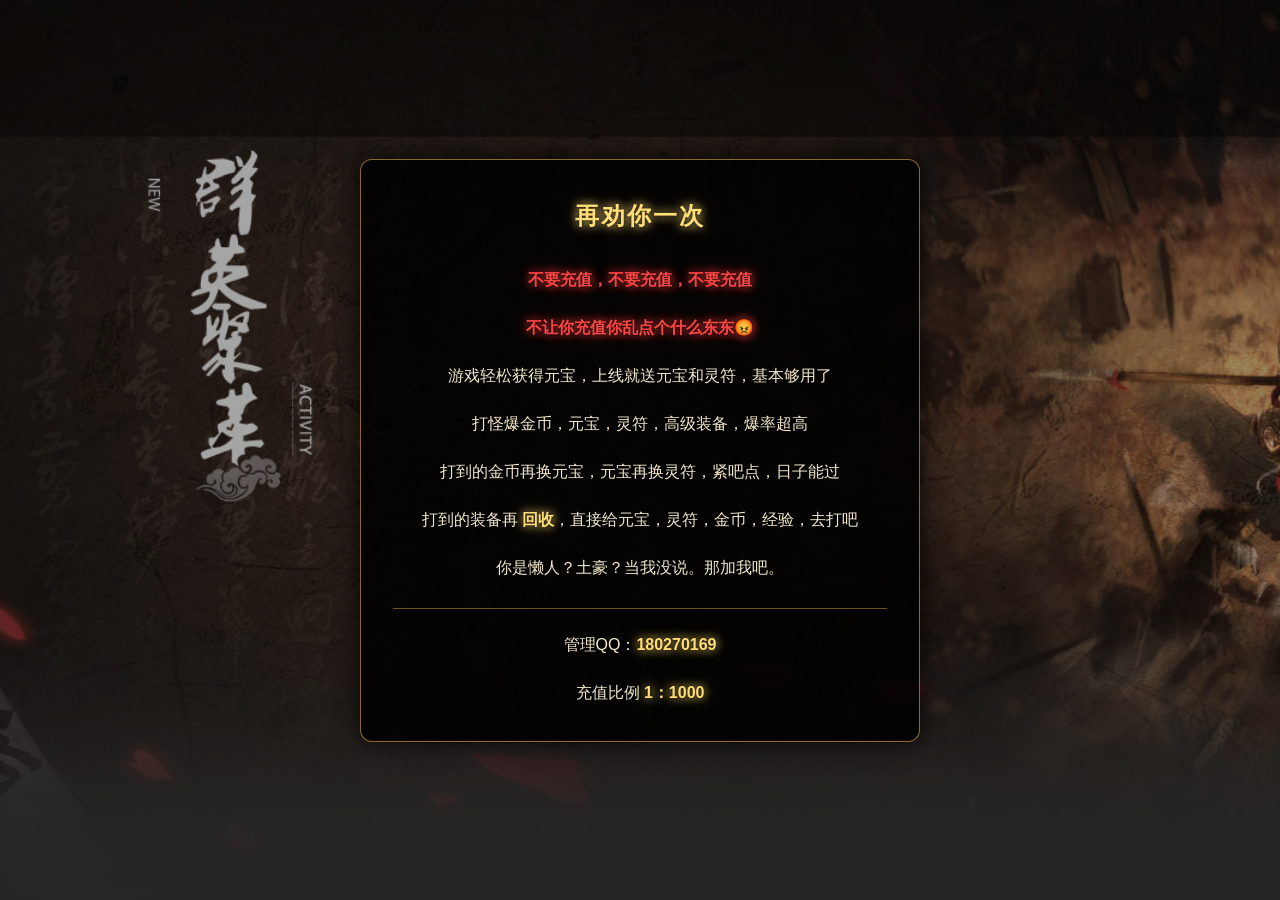
<file: payurls.html>
<!DOCTYPE html>
<html lang="zh-CN">
<head>
    <meta charset="UTF-8">
    <meta name="viewport" content="width=device-width, initial-scale=1.0">
    <title>就不给你冲</title>
    <style>
        * {
            margin: 0;
            padding: 0;
            box-sizing: border-box;
        }
        html, body {
            height: 100%;
            font-family: "Microsoft YaHei", "SimHei", sans-serif;
            overflow: hidden;
        }
        body {
            background: url("/picture/bg.jpg") no-repeat center center;
            background-size: cover;
            display: flex;
            align-items: center;
            justify-content: center;
            padding: 40px;
        }
        .mask {
            position: fixed;
            inset: 0;
            background-color: rgba(0, 0, 0, 0.35);
            z-index: 1;
        }
        .info-card {
            position: relative;
            z-index: 2;
            max-width: 560px;
            width: 100%;
            background-color: rgba(0, 0, 0, 0.88);
            border: 1px solid rgba(212, 160, 74, 0.65);
            border-radius: 12px;
            padding: 32px;
            color: #f5e9cc;
            box-shadow: 0 0 25px rgba(0, 0, 0, 0.8);
            line-height: 2;
            text-align: center;
        }
        .info-card h2 {
            color: #ffdd77;
            margin-bottom: 24px;
            font-size: 24px;
            font-weight: bold;
            text-shadow:
                0 0 4px #000,
                0 0 8px rgba(255, 221, 119, 0.8),
                0 0 12px rgba(255, 221, 119, 0.6);
            letter-spacing: 2px;
        }
        .info-card p {
            font-size: 16px;
            margin-bottom: 16px;
            text-indent: 0;
            text-shadow:
                1px 1px 2px #000,
                0 0 4px rgba(0, 0, 0, 0.8);
        }
        .info-card p:last-of-type {
            margin-bottom: 0;
        }
        .highlight {
            color: #ff4444;
            font-weight: bold;
            text-shadow:
                0 0 4px #000,
                0 0 8px rgba(255, 68, 68, 0.8),
                0 0 12px rgba(255, 68, 68, 0.6);
        }
        .gold {
            color: #ffdd77;
            font-weight: bold;
            text-shadow:
                0 0 4px #000,
                0 0 8px rgba(255, 221, 119, 0.8),
                0 0 12px rgba(255, 221, 119, 0.6);
        }
        .contact {
            margin-top: 24px;
            padding-top: 20px;
            border-top: 1px solid rgba(212, 160, 74, 0.5);
            font-size: 15px;
            text-shadow:
                1px 1px 2px #000,
                0 0 4px rgba(0, 0, 0, 0.8);
        }
        @media screen and (max-width: 768px) {
            body {
                padding: 20px;
            }
            .info-card {
                padding: 22px;
            }
            .info-card h2 {
                font-size: 20px;
            }
        }
    </style>
</head>
<body>
<div class="mask"></div>
<div class="info-card">
    <h2>再劝你一次</h2>

    <p><span class="highlight">不要充值，不要充值，不要充值</span></p>
    <p><span class="highlight">不让你充值你乱点个什么东东😡</span></p>

    <p>游戏轻松获得元宝，上线就送元宝和灵符，基本够用了</p>

    <p>打怪爆金币，元宝，灵符，高级装备，爆率超高</p>

    <p>打到的金币再换元宝，元宝再换灵符，紧吧点，日子能过</p>

    <p>打到的装备再 <span class="gold">回收</span>，直接给元宝，灵符，金币，经验，去打吧</p>

    <p>你是懒人？土豪？当我没说。那加我吧。</p>

    <div class="contact">
        <p>管理QQ：<span class="gold">180270169</span></p>
        <p>充值比例 <span class="gold">1：1000</span></p>
    </div>
</div>
</body>
</html>
</file>
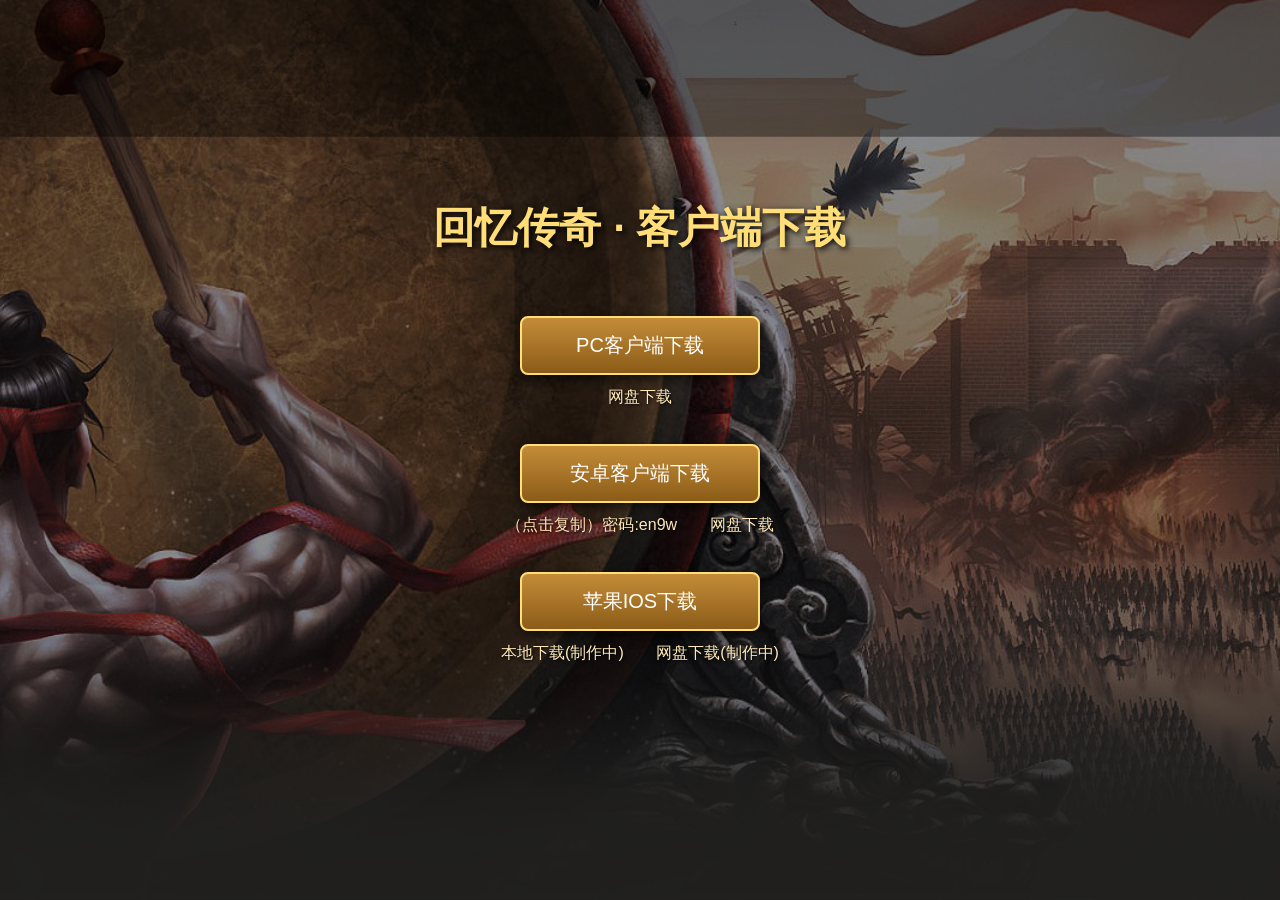
<file: down/xz.html>
<!DOCTYPE html>
<html lang="zh-CN">
<head>
    <meta charset="UTF-8">
    <meta name="viewport" content="width=device-width, initial-scale=1.0">
    <title>回忆长河 - 客户端下载</title>
    <style>
        * {
            margin: 0;
            padding: 0;
            box-sizing: border-box;
        }
        html, body {
            height: 100%;
            font-family: "Microsoft YaHei", sans-serif;
        }
        body {
            /* 背景图，把你的背景图替换这里的图片路径 */
            background: url("/picture/bg_download.jpg") no-repeat center center;
            background-size: cover;
            background-attachment: fixed;
            display: flex;
            align-items: center;
            justify-content: center;
        }
        /* 半透明遮罩，提升文字按钮可读性 */
        .mask {
            position: fixed;
            inset: 0;
            background-color: rgba(0,0,0,0.45);
            z-index: 1;
        }
        .download-wrap {
            position: relative;
            z-index: 2;
            text-align: center;
            padding:20px;
        }
        .title {
            font-size:42px;
            color:#ffdd77;
            text-shadow: 2px 2px 6px #000000;
            margin-bottom:60px;
        }
        .download-item {
            margin-bottom:36px;
        }
        .main-btn {
            display: inline-block;
            min-width:240px;
            padding:14px 24px;
            font-size:20px;
            color:#fff;
            background: linear-gradient(180deg,#c48c38,#8b5c18);
            border:2px solid #ffdd77;
            border-radius:8px;
            text-decoration:none;
            box-shadow: 0 4px 12px rgba(0,0,0,0.6);
            transition: all 0.25s;
        }
        .main-btn:hover {
            background: linear-gradient(180deg,#e6a846,#a36d20);
        }
        .link-group {
            margin-top:12px;
        }
        .link-group a {
            color:#ffe9b8;
            font-size:16px;
            text-decoration: none;
            margin:0 14px;
            text-shadow:1px 1px 3px #000;
        }
        .link-group a:hover {
            color:#ffffff;
            text-decoration: underline;
        }
        /* 复制密码按钮样式 */
        .copy-pwd{
            cursor: pointer;
            color:#ffe9b8;
            font-size:16px;
            text-shadow:1px 1px 3px #000;
            margin:0 14px;
            display: inline-block;
        }
        .copy-pwd:hover{
            color:#ffffff;
            text-decoration: underline;
        }
        /*移动端适配*/
        @media screen and (max-width:768px){
            .title{
                font-size:28px;
                margin-bottom:40px;
            }
            .main-btn{
                min-width:200px;
                font-size:17px;
                padding:12px 18px;
            }
        }
    </style>
</head>
<body>
<div class="mask"></div>
<div class="download-wrap">
    <h1 class="title">回忆传奇 · 客户端下载</h1>
    <!-- PC客户端 -->
    <div class="download-item">
        <a class="main-btn" href="https://wwate.lanzoue.com/isGMn4a36ffe">PC客户端下载</a>
        <div class="link-group">
            <a href="https://wwate.lanzoue.com/isGMn4a36ffe">网盘下载</a>
        </div>
    </div>
    <!-- 安卓 -->
    <div class="download-item">
        <a class="main-btn" href="https://wwate.lanzoue.com/irXUE4a3fipg">安卓客户端下载</a>
        <div class="link-group">
            <span class="copy-pwd" data-pwd="en9w">（点击复制）密码:en9w</span>
            <a href="https://wwate.lanzoue.com/irXUE4a3fipg">网盘下载</a>
        </div>
    </div>
    <!-- 苹果 -->
    <div class="download-item">
        <a class="main-btn" href="#">苹果IOS下载</a>
        <div class="link-group">
            <span class="copy-pwd">本地下载(制作中)</span>
            <a href="#">网盘下载(制作中)</a>
        </div>
    </div>
</div>

<script>
//复制密码逻辑
document.querySelectorAll('.copy-pwd').forEach(item=>{
    item.addEventListener('click',async function(){
        const pwd = this.dataset.pwd;
        if(!pwd) return;
        try{
            await navigator.clipboard.writeText(pwd);
            alert("已复制密码到剪贴板");
        }catch(err){
            //兼容部分旧浏览器
            const input = document.createElement('input');
            input.value = pwd;
            document.body.appendChild(input);
            input.select();
            document.execCommand('copy');
            document.body.removeChild(input);
            alert("已复制密码到剪贴板");
        }
    })
})
</script>

</body>
</html>
</file>
